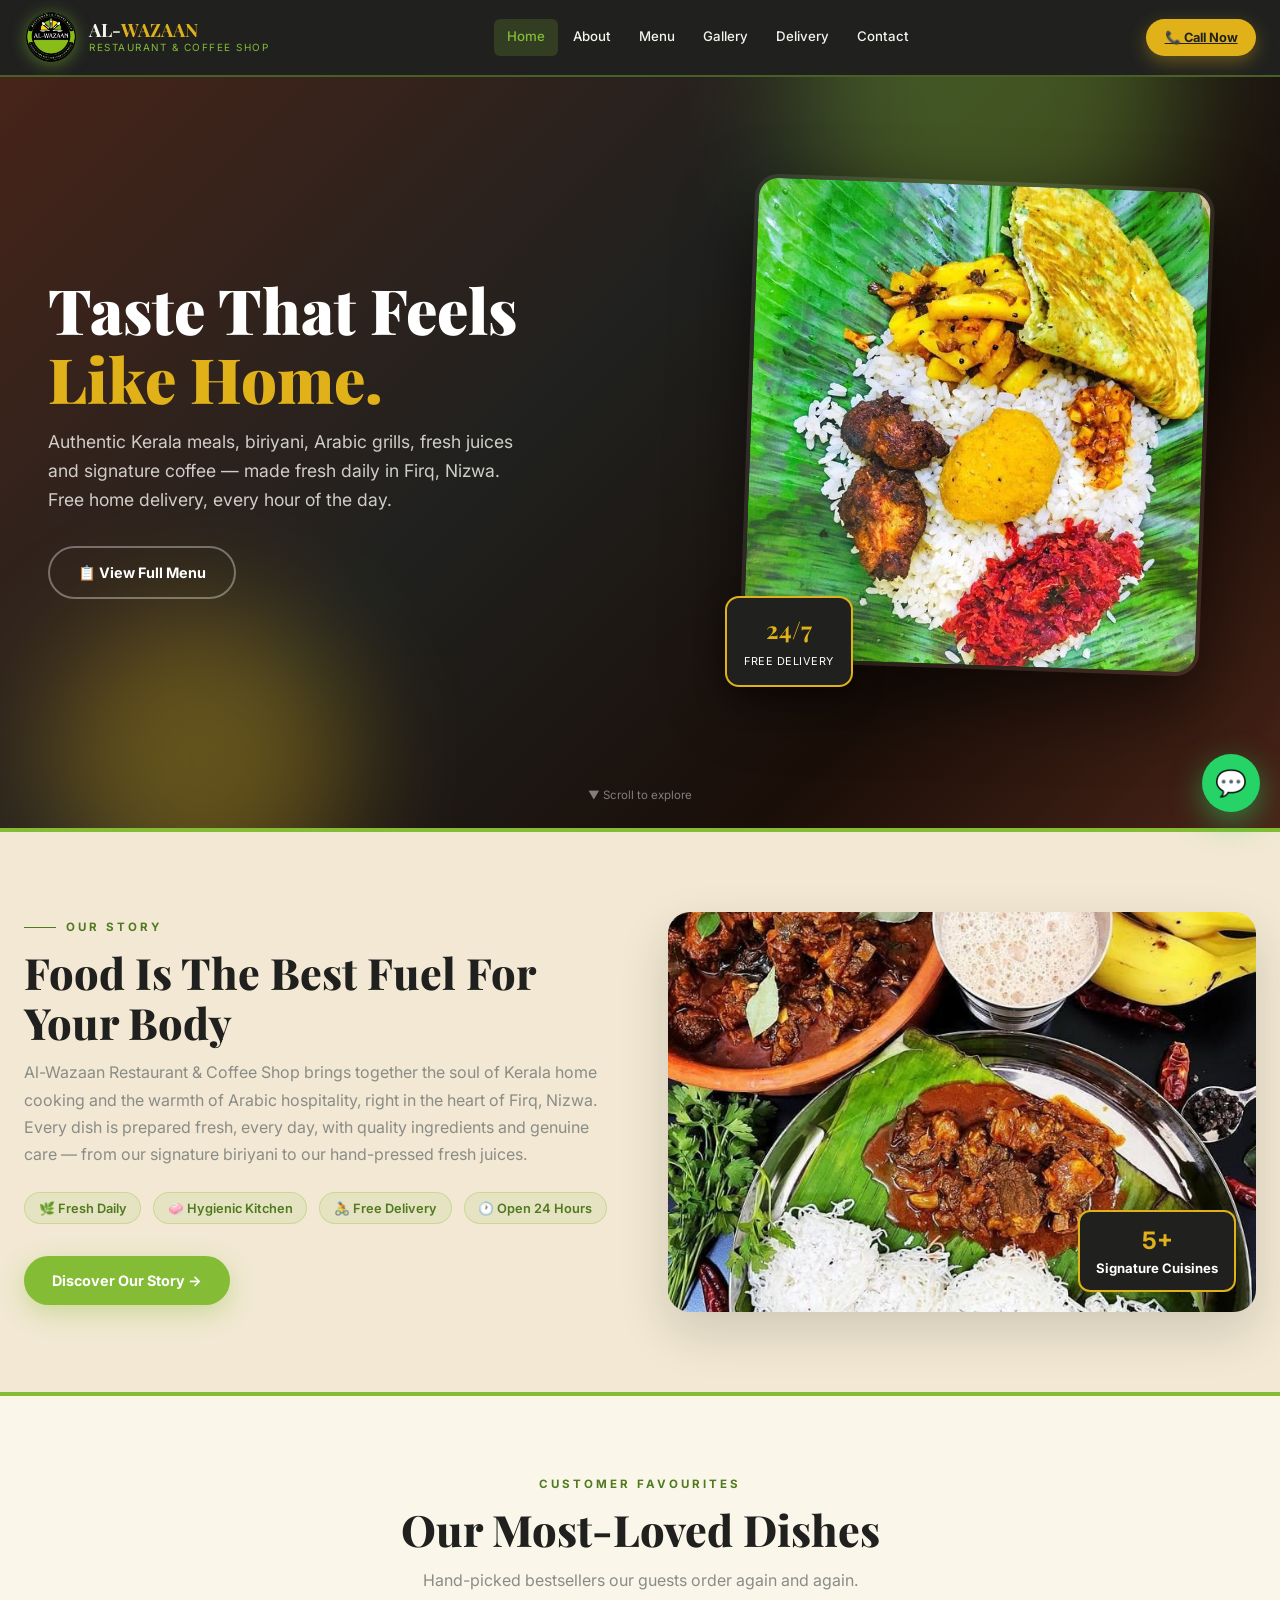
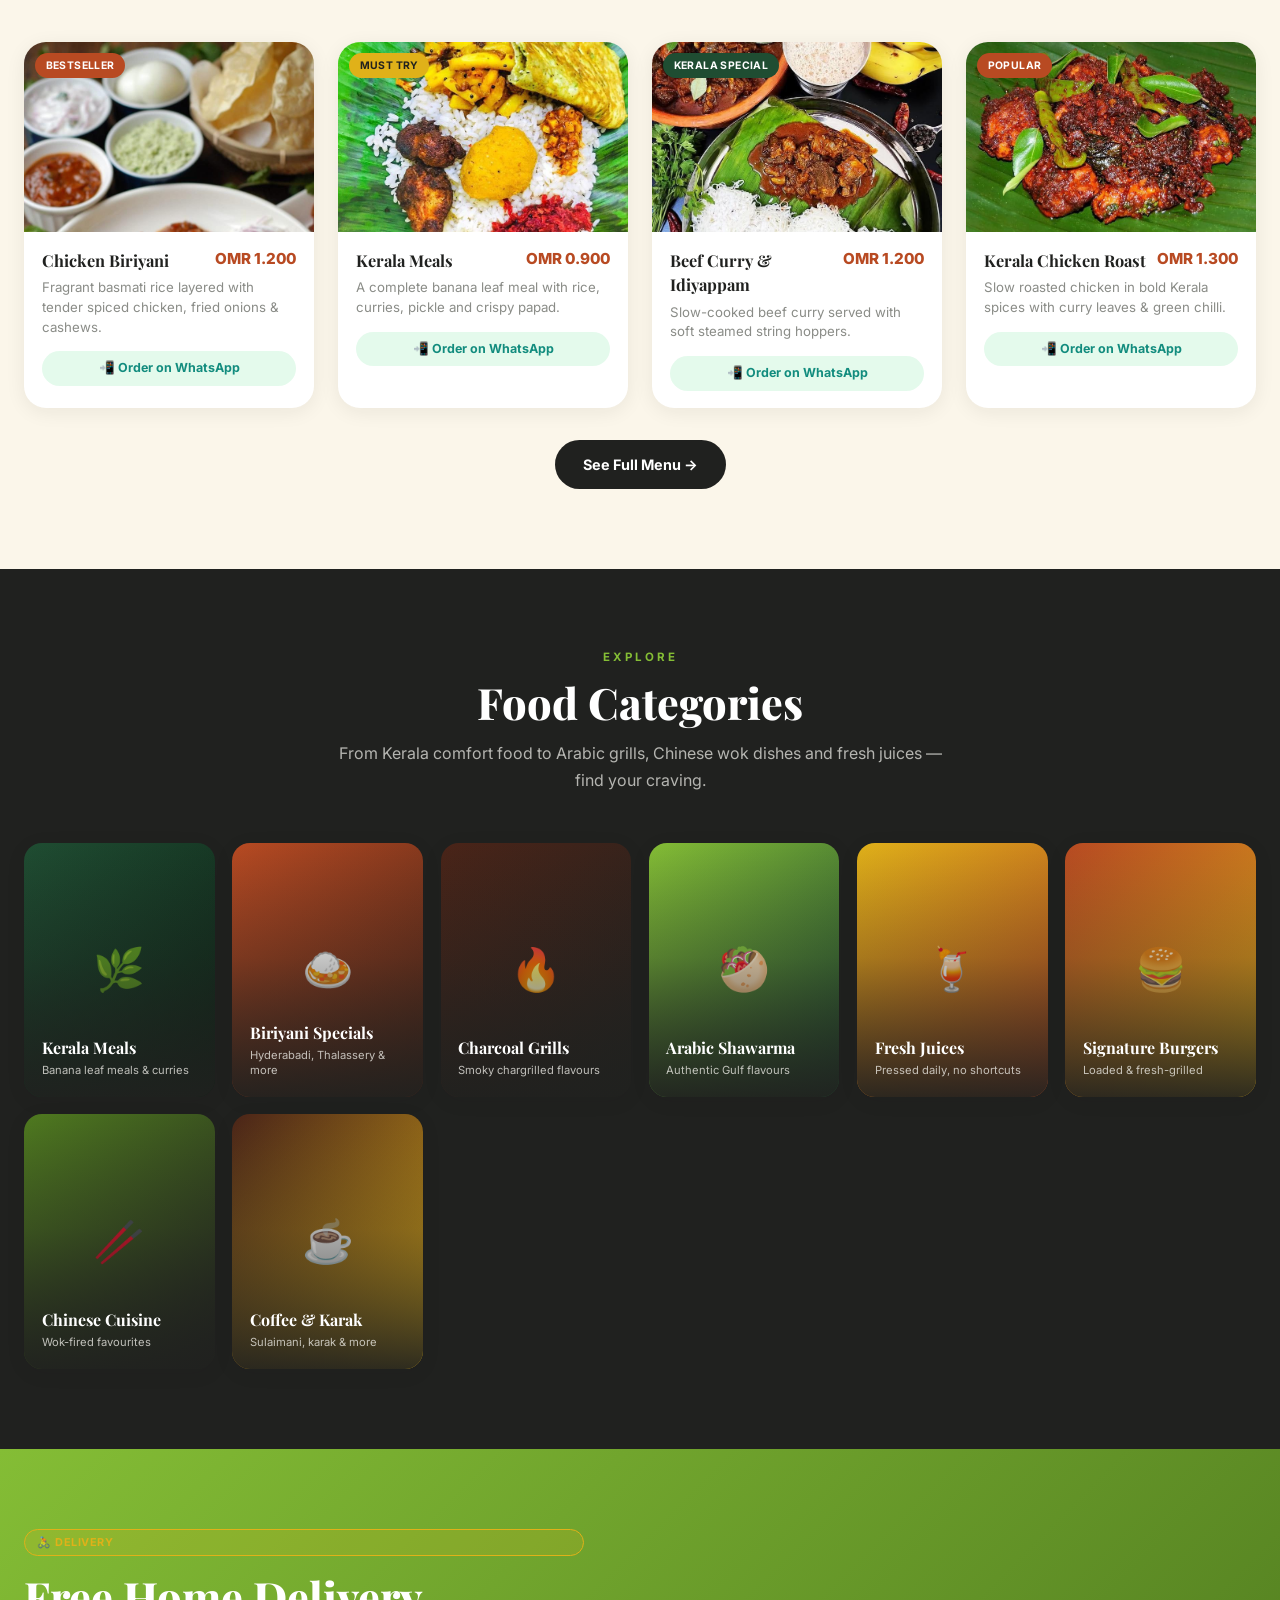
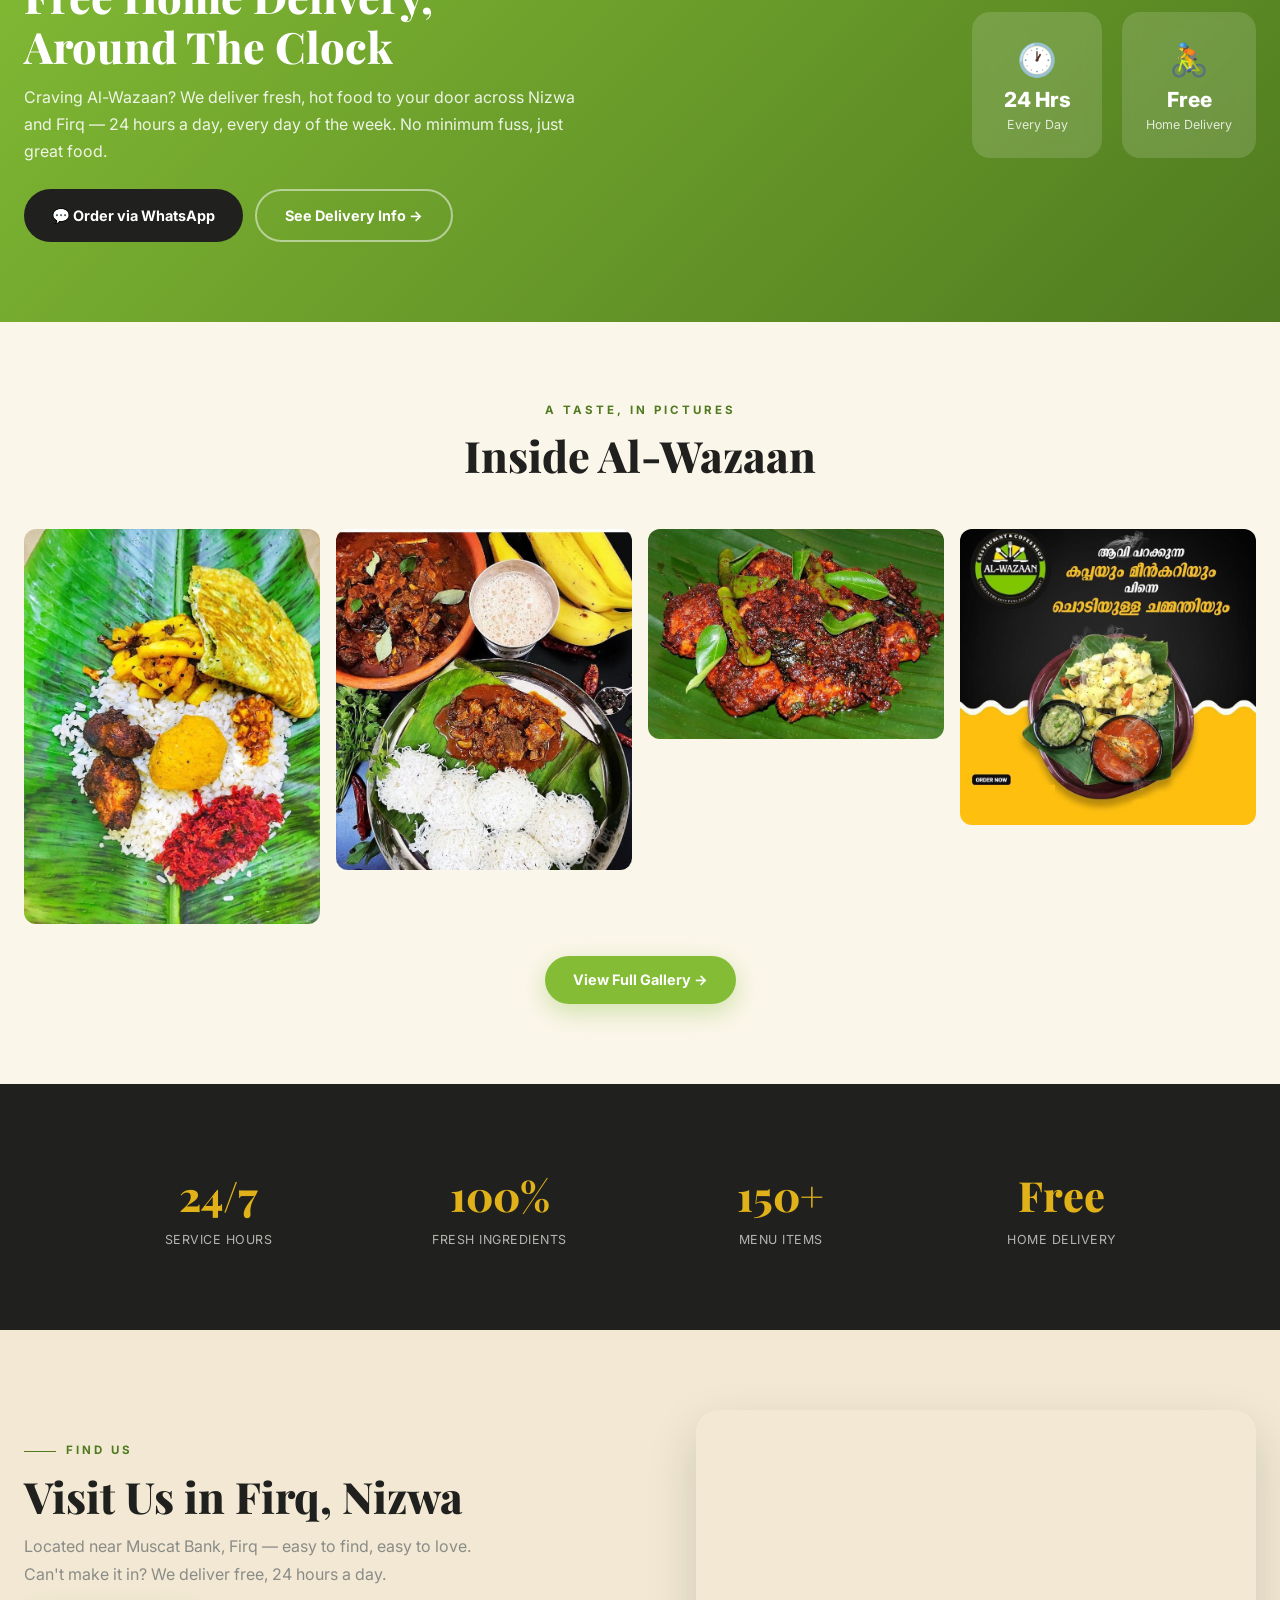
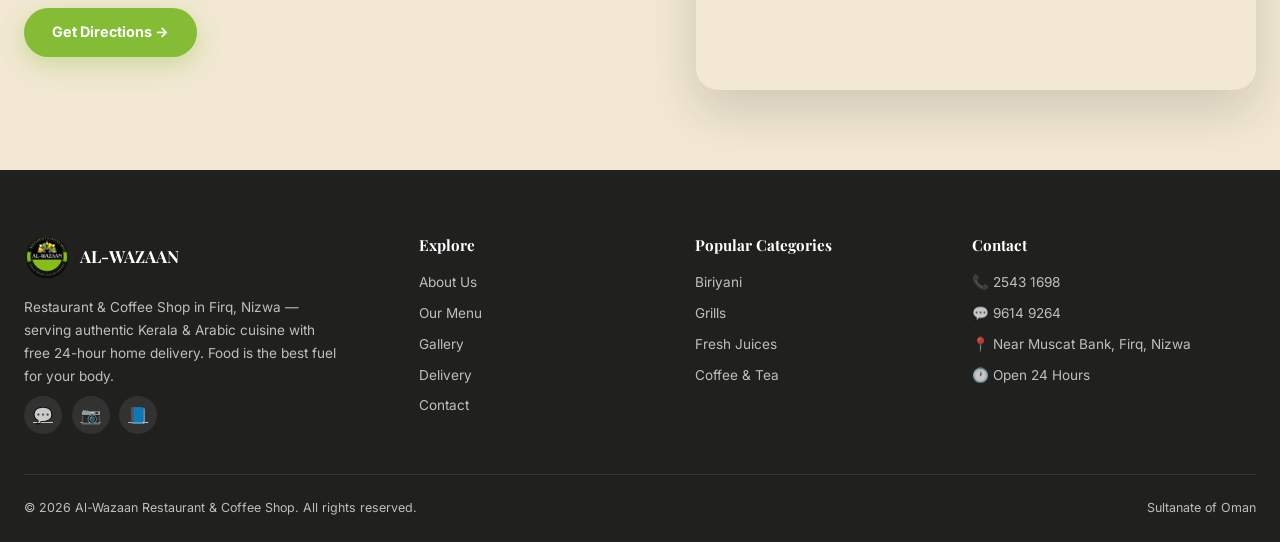
<file: index.html>
<!DOCTYPE html>
<html lang="en">
<head>
<meta charset="UTF-8">
<meta name="viewport" content="width=device-width, initial-scale=1.0">
<title>Al-Wazaan Restaurant & Coffee Shop | Kerala & Arabic Food in Firq, Nizwa, Oman</title>
<meta name="description" content="Al-Wazaan Restaurant & Coffee Shop in Firq, Nizwa, Oman. Authentic Kerala meals, biriyani, grills, Arabic shawarma, fresh juices & coffee. Free home delivery, 24-hour service. Order now on WhatsApp.">
<meta name="keywords" content="Al-Wazaan, restaurant Nizwa, coffee shop Firq Oman, Kerala food Nizwa, biriyani Nizwa, Arabic shawarma Oman, fresh juice Nizwa, free home delivery Oman, 24 hour restaurant Nizwa, Kerala meals Oman, grilled chicken Nizwa, Sultanate of Oman restaurant">
<link rel="canonical" href="https://www.alwazaan-oman.com/">

<!-- Open Graph -->
<meta property="og:type" content="restaurant.menu">
<meta property="og:title" content="Al-Wazaan Restaurant & Coffee Shop — Firq, Nizwa, Oman">
<meta property="og:description" content="Authentic Kerala & Arabic cuisine, biriyani, grills, fresh juices and coffee. Free home delivery, 24-hour service. Food is the best fuel for your body.">
<meta property="og:image" content="assets/img/kerala-meal-leaf.jpg">
<meta property="og:url" content="https://www.alwazaan-oman.com/">
<meta property="og:locale" content="en_OM">
<meta name="twitter:card" content="summary_large_image">
<meta name="twitter:title" content="Al-Wazaan Restaurant & Coffee Shop">
<meta name="twitter:description" content="Kerala & Arabic food, biriyani, grills, fresh juices. Free home delivery in Firq, Nizwa, Oman.">
<meta name="twitter:image" content="assets/img/kerala-meal-leaf.jpg">

<link rel="icon" href="assets/img/logo.png" type="image/png">
<link rel="stylesheet" href="assets/css/main.css">
<link rel="stylesheet" href="assets/css/pages.css">

<script type="application/ld+json">
{
  "@context": "https://schema.org",
  "@type": "Restaurant",
  "name": "Al-Wazaan Restaurant & Coffee Shop",
  "image": "https://www.alwazaan-oman.com/assets/img/kerala-meal-leaf.jpg",
  "logo": "https://www.alwazaan-oman.com/assets/img/logo.png",
  "url": "https://www.alwazaan-oman.com/",
  "telephone": "+96825431698",
  "servesCuisine": ["Kerala", "Indian", "Arabic", "Chinese", "Fast Food"],
  "priceRange": "OMR 0.100 - OMR 5.000",
  "address": {
    "@type": "PostalAddress",
    "streetAddress": "Near Muscat Bank, Firq",
    "addressLocality": "Nizwa",
    "addressCountry": "OM"
  },
  "openingHoursSpecification": {
    "@type": "OpeningHoursSpecification",
    "dayOfWeek": ["Monday","Tuesday","Wednesday","Thursday","Friday","Saturday","Sunday"],
    "opens": "00:00",
    "closes": "23:59"
  },
  "menu": "https://www.alwazaan-oman.com/menu.html",
  "acceptsReservations": "False",
  "sameAs": []
}
</script>
</head>
<body>

<div id="preloader">
  <div class="preloader-logo"><img src="assets/img/logo.png" alt="Al-Wazaan logo loading"></div>
  <div class="preloader-text">AL-<em>WAZAAN</em></div>
  <div class="preloader-bar"><div class="preloader-bar-inner"></div></div>
</div>

<header id="site-header">
  <div class="header-inner">
    <a href="index.html" class="logo-wrap">
      <div class="logo-icon"><img src="assets/img/logo.png" alt="Al-Wazaan Restaurant and Coffee Shop logo"></div>
      <div>
        <div class="logo-text-name">AL-<em>WAZAAN</em></div>
        <div class="logo-text-sub">Restaurant &amp; Coffee Shop</div>
      </div>
    </a>
    <nav class="main-nav">
      <a href="index.html" class="active">Home</a>
      <a href="about.html">About</a>
      <a href="menu.html">Menu</a>
      <a href="gallery.html">Gallery</a>
      <a href="delivery.html">Delivery</a>
      <a href="contact.html">Contact</a>
    </nav>
    <a href="tel:+96825431698" class="header-cta">📞 Call Now</a>
    <button class="hamburger" id="hamburger" aria-label="Open menu"><span></span><span></span><span></span></button>
  </div>
  <div class="mobile-nav" id="mobileNav">
    <a href="index.html" class="active">Home</a>
    <a href="about.html">About</a>
    <a href="menu.html">Menu</a>
    <a href="gallery.html">Gallery</a>
    <a href="delivery.html">Delivery</a>
    <a href="contact.html">Contact</a>
    <a href="tel:+96825431698" style="color:var(--color-gold);">📞 2543 1698</a>
    <a href="https://wa.me/96896149264" target="_blank" rel="noopener" style="color:#25D366;">💬 WhatsApp Order</a>
  </div>
</header>

<!-- ============ HERO ============ -->
<section class="hero" style="padding-bottom:3rem;">
  <div class="hero-glow g1"></div>
  <div class="hero-glow g2"></div>
  <div class="hero-content">
    <div class="hero-badges">
      <!-- <span class="badge">⭐ Restaurant &amp; Coffee Shop</span>
      <span class="badge gold">🕐 24-Hour Service</span> -->
    </div>
    <h1>Taste That Feels<em>Like Home.</em></h1>
    <p class="hero-sub">Authentic Kerala meals, biriyani, Arabic grills, fresh juices and signature coffee — made fresh daily in Firq, Nizwa. Free home delivery, every hour of the day.</p>
    <div class="hero-actions">
      <!-- <a href="https://wa.me/96896149264" target="_blank" rel="noopener" class="btn btn-primary">💬 Order on WhatsApp</a>
      <a href="tel:+96825431698" class="btn btn-gold">📞 Call Now</a> -->
      <a href="menu.html" class="btn btn-outline">📋 View Full Menu</a>
    </div>
  </div>
  <div class="hero-photo-stack">
    <div class="hero-photo-main">
      <img src="assets/img/kerala-meal-leaf.jpg" alt="Traditional Kerala meal served on banana leaf at Al-Wazaan Nizwa" loading="eager">
    </div>
    <div class="hero-photo-badge"><strong>24/7</strong><span>Free Delivery</span></div>
  </div>
  <div class="scroll-hint">▼ Scroll to explore</div>
</section>

<!-- ============ INTRO ============ -->
<section class="about-strip">
  <div class="section-inner about-grid">
    <div class="reveal">
      <div class="section-label">Our Story</div>
      <h2 class="section-title">Food Is The Best Fuel For Your Body</h2>
      <p class="section-desc" style="margin-bottom:1.5rem;">Al-Wazaan Restaurant &amp; Coffee Shop brings together the soul of Kerala home cooking and the warmth of Arabic hospitality, right in the heart of Firq, Nizwa. Every dish is prepared fresh, every day, with quality ingredients and genuine care — from our signature biriyani to our hand-pressed fresh juices.</p>
      <div class="flex-wrap-gap">
        <span class="tag">🌿 Fresh Daily</span>
        <span class="tag">🧼 Hygienic Kitchen</span>
        <span class="tag">🚴 Free Delivery</span>
        <span class="tag">🕐 Open 24 Hours</span>
      </div>
      <div class="mt-2"><a href="about.html" class="btn btn-green">Discover Our Story →</a></div>
    </div>
    <div class="about-img-wrap reveal">
      <img src="assets/img/beef-curry-idiyappam.jpg" alt="Beef curry with idiyappam and Sulaimani tea at Al-Wazaan Nizwa" loading="lazy">
      <div class="about-img-badge"><strong>5+</strong>Signature Cuisines</div>
    </div>
  </div>
</section>

<!-- ============ POPULAR DISHES ============ -->
<section style="background:var(--color-cream);">
  <div class="section-inner">
    <div class="section-header center reveal">
      <div class="section-label">Customer Favourites</div>
      <h2 class="section-title">Our Most-Loved Dishes</h2>
      <p class="section-desc">Hand-picked bestsellers our guests order again and again.</p>
    </div>
    <div class="food-grid reveal">
      <div class="food-card">
        <div class="food-card-img"><span class="food-badge popular">Bestseller</span><img src="assets/img/biriyani-plate-clean.jpg" alt="Chicken Biriyani served with raita, pickle and papad at Al-Wazaan" loading="lazy" style="object-position: top;"></div>
        <div class="food-card-body">
          <div class="food-card-top"><span class="food-card-name">Chicken Biriyani</span><span class="food-card-price">OMR 1.200</span></div>
          <div class="food-card-desc">Fragrant basmati rice layered with tender spiced chicken, fried onions &amp; cashews.</div>
          <a class="food-card-order" target="_blank" rel="noopener" href="https://wa.me/96896149264?text=Hello%20Al-Wazaan!%20I%20would%20like%20to%20order%3A%20Chicken%20Biriyani">📲 Order on WhatsApp</a>
        </div>
      </div>
      <div class="food-card">
        <div class="food-card-img"><span class="food-badge must">Must Try</span><img src="assets/img/kerala-meal-leaf.jpg" alt="Kerala meal on banana leaf at Al-Wazaan" loading="lazy"></div>
        <div class="food-card-body">
          <div class="food-card-top"><span class="food-card-name">Kerala Meals</span><span class="food-card-price">OMR 0.900</span></div>
          <div class="food-card-desc">A complete banana leaf meal with rice, curries, pickle and crispy papad.</div>
          <a class="food-card-order" target="_blank" rel="noopener" href="https://wa.me/96896149264?text=Hello%20Al-Wazaan!%20I%20would%20like%20to%20order%3A%20Kerala%20Meals">📲 Order on WhatsApp</a>
        </div>
      </div>
      <div class="food-card">
        <div class="food-card-img"><span class="food-badge kerala">Kerala Special</span><img src="assets/img/beef-curry-idiyappam.jpg" alt="Beef curry with idiyappam at Al-Wazaan" loading="lazy"></div>
        <div class="food-card-body">
          <div class="food-card-top"><span class="food-card-name">Beef Curry &amp; Idiyappam</span><span class="food-card-price">OMR 1.200</span></div>
          <div class="food-card-desc">Slow-cooked beef curry served with soft steamed string hoppers.</div>
          <a class="food-card-order" target="_blank" rel="noopener" href="https://wa.me/96896149264?text=Hello%20Al-Wazaan!%20I%20would%20like%20to%20order%3A%20Beef%20Curry%20%26%20Idiyappam">📲 Order on WhatsApp</a>
        </div>
      </div>
      <div class="food-card">
        <div class="food-card-img"><span class="food-badge popular">Popular</span><img src="assets/img/chicken-roast-leaf.jpg" alt="Spicy Kerala chicken roast at Al-Wazaan" loading="lazy"></div>
        <div class="food-card-body">
          <div class="food-card-top"><span class="food-card-name">Kerala Chicken Roast</span><span class="food-card-price">OMR 1.300</span></div>
          <div class="food-card-desc">Slow roasted chicken in bold Kerala spices with curry leaves &amp; green chilli.</div>
          <a class="food-card-order" target="_blank" rel="noopener" href="https://wa.me/96896149264?text=Hello%20Al-Wazaan!%20I%20would%20like%20to%20order%3A%20Kerala%20Chicken%20Roast">📲 Order on WhatsApp</a>
        </div>
      </div>
    </div>
    <div class="center-text mt-2"><a href="menu.html" class="btn btn-dark">See Full Menu →</a></div>
  </div>
</section>

<!-- ============ FOOD CATEGORIES ============ -->
<section style="background:var(--color-charcoal);" class="on-dark">
  <div class="section-inner">
    <div class="section-header center reveal">
      <div class="section-label">Explore</div>
      <h2 class="section-title">Food Categories</h2>
      <p class="section-desc">From Kerala comfort food to Arabic grills, Chinese wok dishes and fresh juices — find your craving.</p>
    </div>
    <div class="cat-grid reveal">
      <a href="menu.html#cat-kerala-meals" class="cat-card"><div class="cat-card-bg" style="background:linear-gradient(135deg,#1F4D32,#0c1f14);">🌿</div><div class="cat-card-overlay"><div class="cat-name">Kerala Meals</div><div class="cat-desc">Banana leaf meals &amp; curries</div></div></a>
      <a href="menu.html#cat-biriyani" class="cat-card"><div class="cat-card-bg" style="background:linear-gradient(135deg,#B84A22,#4A2418);">🍛</div><div class="cat-card-overlay"><div class="cat-name">Biriyani Specials</div><div class="cat-desc">Hyderabadi, Thalassery &amp; more</div></div></a>
      <a href="menu.html#cat-grilled" class="cat-card"><div class="cat-card-bg" style="background:linear-gradient(135deg,#4A2418,#20211f);">🔥</div><div class="cat-card-overlay"><div class="cat-name">Charcoal Grills</div><div class="cat-desc">Smoky chargrilled flavours</div></div></a>
      <a href="menu.html#cat-arabic-plates" class="cat-card"><div class="cat-card-bg" style="background:linear-gradient(135deg,#84BD35,#1F4D32);">🥙</div><div class="cat-card-overlay"><div class="cat-name">Arabic Shawarma</div><div class="cat-desc">Authentic Gulf flavours</div></div></a>
      <a href="menu.html#cat-juice" class="cat-card"><div class="cat-card-bg" style="background:linear-gradient(135deg,#E0B119,#B84A22);">🍹</div><div class="cat-card-overlay"><div class="cat-name">Fresh Juices</div><div class="cat-desc">Pressed daily, no shortcuts</div></div></a>
      <a href="menu.html#cat-fresh-burger" class="cat-card"><div class="cat-card-bg" style="background:linear-gradient(135deg,#B84A22,#E0B119);">🍔</div><div class="cat-card-overlay"><div class="cat-name">Signature Burgers</div><div class="cat-desc">Loaded &amp; fresh-grilled</div></div></a>
      <a href="menu.html#cat-chinese" class="cat-card"><div class="cat-card-bg" style="background:linear-gradient(135deg,#4f7a1f,#20211f);">🥢</div><div class="cat-card-overlay"><div class="cat-name">Chinese Cuisine</div><div class="cat-desc">Wok-fired favourites</div></div></a>
      <a href="menu.html#cat-hot-drinks" class="cat-card"><div class="cat-card-bg" style="background:linear-gradient(135deg,#4A2418,#E0B119);">☕</div><div class="cat-card-overlay"><div class="cat-name">Coffee &amp; Karak</div><div class="cat-desc">Sulaimani, karak &amp; more</div></div></a>
    </div>
  </div>
</section>

<!-- ============ DELIVERY HIGHLIGHT ============ -->
<section style="background:linear-gradient(135deg, var(--color-logo-green), var(--color-deep-green)); position:relative; overflow:hidden;">
  <div class="section-inner" style="display:flex; flex-wrap:wrap; align-items:center; justify-content:space-between; gap:2rem;">
    <div class="reveal" style="color:#fff; max-width:560px;">
      <div class="badge gold" style="margin-bottom:1rem;">🚴 Delivery</div>
      <h2 class="section-title" style="color:#fff;">Free Home Delivery, Around The Clock</h2>
      <p style="color:rgba(255,255,255,0.88); line-height:1.7; margin-bottom:1.5rem;">Craving Al-Wazaan? We deliver fresh, hot food to your door across Nizwa and Firq — 24 hours a day, every day of the week. No minimum fuss, just great food.</p>
      <div class="hero-actions">
        <a href="https://wa.me/96896149264" target="_blank" rel="noopener" class="btn btn-dark">💬 Order via WhatsApp</a>
        <a href="delivery.html" class="btn btn-outline" style="border-color:rgba(255,255,255,0.5);">See Delivery Info →</a>
      </div>
    </div>
    <div class="reveal" style="display:flex; gap:1.25rem; flex-wrap:wrap;">
      <div style="background:rgba(255,255,255,0.15); backdrop-filter:blur(8px); border-radius:18px; padding:1.5rem; text-align:center; min-width:130px;">
        <div style="font-size:2rem;">🕐</div>
        <div style="color:#fff; font-weight:800; font-size:1.3rem;">24 Hrs</div>
        <div style="color:rgba(255,255,255,0.8); font-size:0.78rem;">Every Day</div>
      </div>
      <div style="background:rgba(255,255,255,0.15); backdrop-filter:blur(8px); border-radius:18px; padding:1.5rem; text-align:center; min-width:130px;">
        <div style="font-size:2rem;">🚴</div>
        <div style="color:#fff; font-weight:800; font-size:1.3rem;">Free</div>
        <div style="color:rgba(255,255,255,0.8); font-size:0.78rem;">Home Delivery</div>
      </div>
    </div>
  </div>
</section>

<!-- ============ GALLERY PREVIEW ============ -->
<section style="background:var(--color-cream);">
  <div class="section-inner">
    <div class="section-header center reveal">
      <div class="section-label">A Taste, In Pictures</div>
      <h2 class="section-title">Inside Al-Wazaan</h2>
    </div>
    <div class="gallery-masonry reveal">
      <div class="gallery-masonry-item"><img src="assets/img/kerala-meal-leaf.jpg" alt="Kerala meal" loading="lazy"></div>
      <div class="gallery-masonry-item"><img src="assets/img/beef-curry-idiyappam.jpg" alt="Beef curry idiyappam" loading="lazy"></div>
      <div class="gallery-masonry-item"><img src="assets/img/chicken-roast-leaf.jpg" alt="Chicken roast" loading="lazy"></div>
      <div class="gallery-masonry-item"><img src="assets/img/promo-kappa-fish.jpg" alt="Kappa and fish curry" loading="lazy"></div>
    </div>
    <div class="center-text mt-2"><a href="gallery.html" class="btn btn-green">View Full Gallery →</a></div>
  </div>
</section>

<!-- ============ TRUST / STATS ============ -->
<section style="background:var(--color-charcoal);" class="on-dark">
  <div class="section-inner">
    <div class="stats-bar reveal">
      <div class="stat-item"><div class="stat-num">24/7</div><div class="stat-label">Service Hours</div></div>
      <div class="stat-item"><div class="stat-num">100%</div><div class="stat-label">Fresh Ingredients</div></div>
      <div class="stat-item"><div class="stat-num">150+</div><div class="stat-label">Menu Items</div></div>
      <div class="stat-item"><div class="stat-num">Free</div><div class="stat-label">Home Delivery</div></div>
    </div>
  </div>
</section>

<!-- ============ LOCATION PREVIEW ============ -->
<section style="background:var(--color-cream-deep);">
  <div class="section-inner" style="display:flex; flex-wrap:wrap; gap:2rem; align-items:center; justify-content:space-between;">
    <div class="reveal" style="max-width:480px;">
      <div class="section-label">Find Us</div>
      <h2 class="section-title">Visit Us in Firq, Nizwa</h2>
      <p class="section-desc" style="margin-bottom:1.25rem;">Located near Muscat Bank, Firq — easy to find, easy to love. Can't make it in? We deliver free, 24 hours a day.</p>
      <a href="contact.html" class="btn btn-green">Get Directions →</a>
    </div>
    <div style="flex:1; min-width:280px; max-width:560px; border-radius:var(--radius-lg); overflow:hidden; box-shadow:var(--shadow-lift);" class="reveal">
      <iframe src="https://maps.google.com/maps?q=Muscat+Bank+Firq+Nizwa+Oman&t=&z=14&ie=UTF8&iwloc=&output=embed" width="100%" height="280" style="border:0; display:block;" loading="lazy" referrerpolicy="no-referrer-when-downgrade" title="Al-Wazaan location map near Muscat Bank, Firq, Nizwa"></iframe>
    </div>
  </div>
</section>

<!-- ============ FOOTER ============ -->
<footer id="site-footer">
  <div class="footer-grid">
    <div>
      <div class="footer-logo"><img src="assets/img/logo.png" alt="Al-Wazaan logo"><span class="footer-logo-text">AL-WAZAAN</span></div>
      <p class="footer-desc">Restaurant &amp; Coffee Shop in Firq, Nizwa — serving authentic Kerala &amp; Arabic cuisine with free 24-hour home delivery. Food is the best fuel for your body.</p>
      <div class="footer-social">
        <a href="https://wa.me/96896149264" target="_blank" rel="noopener" aria-label="WhatsApp">💬</a>
        <a href="#" aria-label="Instagram">📷</a>
        <a href="#" aria-label="Facebook">📘</a>
      </div>
    </div>
    <div class="footer-col">
      <h4>Explore</h4>
      <a href="about.html">About Us</a>
      <a href="menu.html">Our Menu</a>
      <a href="gallery.html">Gallery</a>
      <a href="delivery.html">Delivery</a>
      <a href="contact.html">Contact</a>
    </div>
    <div class="footer-col">
      <h4>Popular Categories</h4>
      <a href="menu.html#cat-biriyani">Biriyani</a>
      <a href="menu.html#cat-grilled">Grills</a>
      <a href="menu.html#cat-juice">Fresh Juices</a>
      <a href="menu.html#cat-hot-drinks">Coffee &amp; Tea</a>
    </div>
    <div class="footer-col">
      <h4>Contact</h4>
      <a href="tel:+96825431698">📞 2543 1698</a>
      <a href="https://wa.me/96896149264" target="_blank" rel="noopener">💬 9614 9264</a>
      <a href="contact.html">📍 Near Muscat Bank, Firq, Nizwa</a>
      <a href="#">🕐 Open 24 Hours</a>
    </div>
  </div>
  <div class="footer-bottom">
    <span>© 2026 Al-Wazaan Restaurant &amp; Coffee Shop. All rights reserved.</span>
    <span>Sultanate of Oman</span>
  </div>
</footer>

<a href="https://wa.me/96896149264" target="_blank" rel="noopener" class="wa-float" aria-label="Order on WhatsApp">💬</a>
<div class="mobile-bar">
  <div class="mobile-bar-inner">
    <a href="index.html" class="active"><span class="mb-icon">🏠</span>Home</a>
    <a href="menu.html"><span class="mb-icon">📋</span>Menu</a>
    <a href="tel:+96825431698"><span class="mb-icon">📞</span>Call</a>
    <a href="https://wa.me/96896149264" target="_blank" rel="noopener"><span class="mb-icon">💬</span>WhatsApp</a>
  </div>
</div>
<div class="toast" id="toast"></div>

<script src="assets/js/main.js"></script>
</body>
</html>
</file>
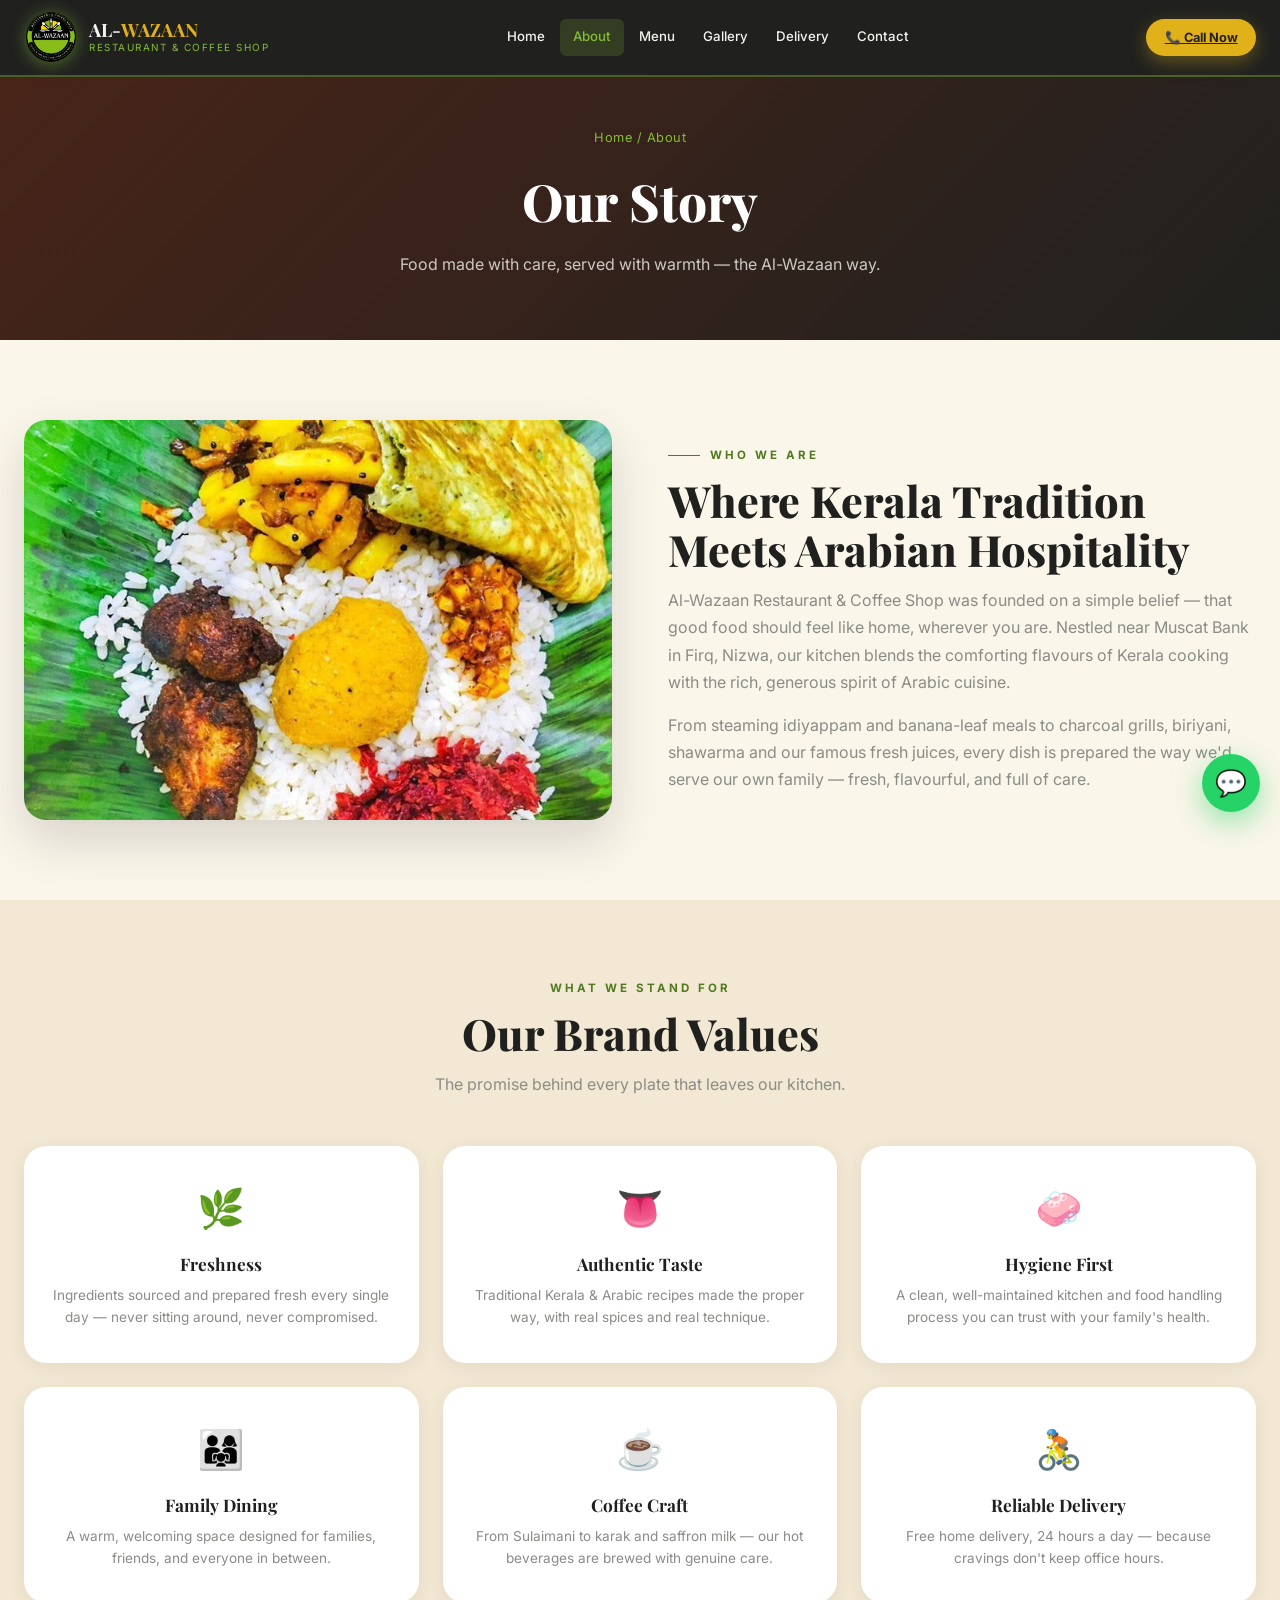
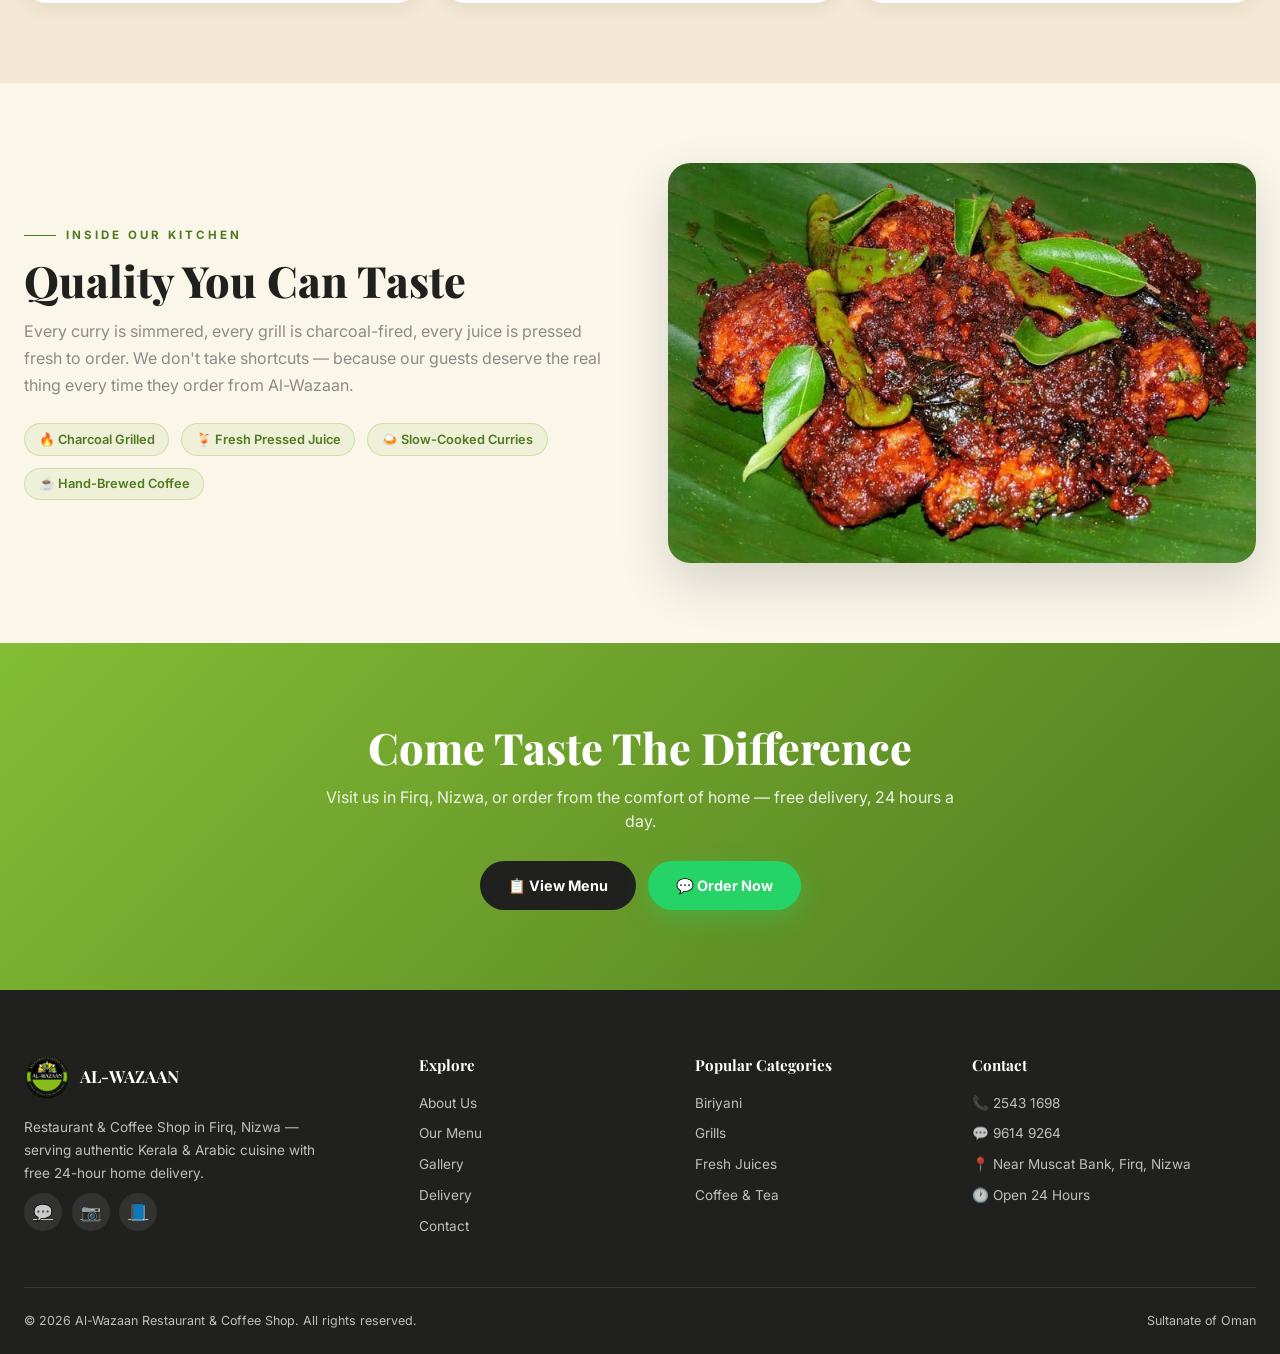
<file: about.html>
<!DOCTYPE html>
<html lang="en">
<head>
<meta charset="UTF-8">
<meta name="viewport" content="width=device-width, initial-scale=1.0">
<title>About Al-Wazaan | Our Story — Restaurant & Coffee Shop in Nizwa, Oman</title>
<meta name="description" content="Learn the story behind Al-Wazaan Restaurant & Coffee Shop in Firq, Nizwa. Our commitment to fresh ingredients, hygiene, and authentic Kerala & Arabic flavours.">
<meta name="keywords" content="Al-Wazaan story, about Al-Wazaan, restaurant Nizwa about, Kerala coffee shop Oman, family restaurant Firq">
<link rel="canonical" href="https://www.alwazaan-oman.com/about.html">
<meta property="og:title" content="About Al-Wazaan Restaurant & Coffee Shop">
<meta property="og:description" content="The story, values and people behind Al-Wazaan in Firq, Nizwa, Oman.">
<meta property="og:image" content="assets/img/kerala-meal-leaf.jpg">
<meta property="og:type" content="website">
<link rel="icon" href="assets/img/logo.png" type="image/png">
<link rel="stylesheet" href="assets/css/main.css">
<link rel="stylesheet" href="assets/css/pages.css">
</head>
<body>

<div id="preloader">
  <div class="preloader-logo"><img src="assets/img/logo.png" alt="Al-Wazaan logo loading"></div>
  <div class="preloader-text">AL-<em>WAZAAN</em></div>
  <div class="preloader-bar"><div class="preloader-bar-inner"></div></div>
</div>

<header id="site-header">
  <div class="header-inner">
    <a href="index.html" class="logo-wrap">
      <div class="logo-icon"><img src="assets/img/logo.png" alt="Al-Wazaan Restaurant and Coffee Shop logo"></div>
      <div><div class="logo-text-name">AL-<em>WAZAAN</em></div><div class="logo-text-sub">Restaurant &amp; Coffee Shop</div></div>
    </a>
    <nav class="main-nav">
      <a href="index.html">Home</a>
      <a href="about.html" class="active">About</a>
      <a href="menu.html">Menu</a>
      <a href="gallery.html">Gallery</a>
      <a href="delivery.html">Delivery</a>
      <a href="contact.html">Contact</a>
    </nav>
    <a href="tel:+96825431698" class="header-cta">📞 Call Now</a>
    <button class="hamburger" id="hamburger" aria-label="Open menu"><span></span><span></span><span></span></button>
  </div>
  <div class="mobile-nav" id="mobileNav">
    <a href="index.html">Home</a>
    <a href="about.html" class="active">About</a>
    <a href="menu.html">Menu</a>
    <a href="gallery.html">Gallery</a>
    <a href="delivery.html">Delivery</a>
    <a href="contact.html">Contact</a>
    <a href="tel:+96825431698" style="color:var(--color-gold);">📞 2543 1698</a>
    <a href="https://wa.me/96896149264" target="_blank" rel="noopener" style="color:#25D366;">💬 WhatsApp Order</a>
  </div>
</header>

<section class="page-hero" style="background:linear-gradient(135deg, var(--color-roasted-brown), var(--color-charcoal));">
  <div class="breadcrumb"><a href="index.html">Home</a> / About</div>
  <h1>Our Story</h1>
  <p>Food made with care, served with warmth — the Al-Wazaan way.</p>
</section>

<section style="background:var(--color-cream);">
  <div class="section-inner about-grid">
    <div class="about-img-wrap reveal">
      <img src="assets/img/kerala-meal-leaf.jpg" alt="Traditional Kerala banana leaf meal prepared at Al-Wazaan" loading="lazy">
    </div>
    <div class="reveal">
      <div class="section-label">Who We Are</div>
      <h2 class="section-title">Where Kerala Tradition Meets Arabian Hospitality</h2>
      <p class="section-desc" style="margin-bottom:1rem;">Al-Wazaan Restaurant &amp; Coffee Shop was founded on a simple belief — that good food should feel like home, wherever you are. Nestled near Muscat Bank in Firq, Nizwa, our kitchen blends the comforting flavours of Kerala cooking with the rich, generous spirit of Arabic cuisine.</p>
      <p class="section-desc">From steaming idiyappam and banana-leaf meals to charcoal grills, biriyani, shawarma and our famous fresh juices, every dish is prepared the way we'd serve our own family — fresh, flavourful, and full of care.</p>
    </div>
  </div>
</section>

<section style="background:var(--color-cream-deep);">
  <div class="section-inner">
    <div class="section-header center reveal">
      <div class="section-label">What We Stand For</div>
      <h2 class="section-title">Our Brand Values</h2>
      <p class="section-desc">The promise behind every plate that leaves our kitchen.</p>
    </div>
    <div class="values-grid reveal">
      <div class="value-card"><span class="value-icon">🌿</span><h3>Freshness</h3><p>Ingredients sourced and prepared fresh every single day — never sitting around, never compromised.</p></div>
      <div class="value-card"><span class="value-icon">👅</span><h3>Authentic Taste</h3><p>Traditional Kerala &amp; Arabic recipes made the proper way, with real spices and real technique.</p></div>
      <div class="value-card"><span class="value-icon">🧼</span><h3>Hygiene First</h3><p>A clean, well-maintained kitchen and food handling process you can trust with your family's health.</p></div>
      <div class="value-card"><span class="value-icon">👨‍👩‍👧</span><h3>Family Dining</h3><p>A warm, welcoming space designed for families, friends, and everyone in between.</p></div>
      <div class="value-card"><span class="value-icon">☕</span><h3>Coffee Craft</h3><p>From Sulaimani to karak and saffron milk — our hot beverages are brewed with genuine care.</p></div>
      <div class="value-card"><span class="value-icon">🚴</span><h3>Reliable Delivery</h3><p>Free home delivery, 24 hours a day — because cravings don't keep office hours.</p></div>
    </div>
  </div>
</section>

<section style="background:var(--color-cream);">
  <div class="section-inner about-grid">
    <div class="reveal">
      <div class="section-label">Inside Our Kitchen</div>
      <h2 class="section-title">Quality You Can Taste</h2>
      <p class="section-desc" style="margin-bottom:1.5rem;">Every curry is simmered, every grill is charcoal-fired, every juice is pressed fresh to order. We don't take shortcuts — because our guests deserve the real thing every time they order from Al-Wazaan.</p>
      <div class="flex-wrap-gap">
        <span class="tag">🔥 Charcoal Grilled</span>
        <span class="tag">🍹 Fresh Pressed Juice</span>
        <span class="tag">🍛 Slow-Cooked Curries</span>
        <span class="tag">☕ Hand-Brewed Coffee</span>
      </div>
    </div>
    <div class="about-img-wrap reveal">
      <img src="assets/img/chicken-roast-leaf.jpg" alt="Spicy Kerala chicken roast prepared at Al-Wazaan" loading="lazy">
    </div>
  </div>
</section>

<section style="background:linear-gradient(135deg, var(--color-logo-green), var(--color-deep-green)); text-align:center;">
  <div class="section-inner reveal" style="max-width:640px;">
    <h2 class="section-title" style="color:#fff;">Come Taste The Difference</h2>
    <p style="color:rgba(255,255,255,0.88); margin-bottom:1.75rem;">Visit us in Firq, Nizwa, or order from the comfort of home — free delivery, 24 hours a day.</p>
    <div class="hero-actions" style="justify-content:center;">
      <a href="menu.html" class="btn btn-dark">📋 View Menu</a>
      <a href="https://wa.me/96896149264" target="_blank" rel="noopener" class="btn btn-primary">💬 Order Now</a>
    </div>
  </div>
</section>

<footer id="site-footer">
  <div class="footer-grid">
    <div>
      <div class="footer-logo"><img src="assets/img/logo.png" alt="Al-Wazaan logo"><span class="footer-logo-text">AL-WAZAAN</span></div>
      <p class="footer-desc">Restaurant &amp; Coffee Shop in Firq, Nizwa — serving authentic Kerala &amp; Arabic cuisine with free 24-hour home delivery.</p>
      <div class="footer-social">
        <a href="https://wa.me/96896149264" target="_blank" rel="noopener" aria-label="WhatsApp">💬</a>
        <a href="#" aria-label="Instagram">📷</a>
        <a href="#" aria-label="Facebook">📘</a>
      </div>
    </div>
    <div class="footer-col"><h4>Explore</h4><a href="about.html">About Us</a><a href="menu.html">Our Menu</a><a href="gallery.html">Gallery</a><a href="delivery.html">Delivery</a><a href="contact.html">Contact</a></div>
    <div class="footer-col"><h4>Popular Categories</h4><a href="menu.html#cat-biriyani">Biriyani</a><a href="menu.html#cat-grilled">Grills</a><a href="menu.html#cat-juice">Fresh Juices</a><a href="menu.html#cat-hot-drinks">Coffee &amp; Tea</a></div>
    <div class="footer-col"><h4>Contact</h4><a href="tel:+96825431698">📞 2543 1698</a><a href="https://wa.me/96896149264" target="_blank" rel="noopener">💬 9614 9264</a><a href="contact.html">📍 Near Muscat Bank, Firq, Nizwa</a><a href="#">🕐 Open 24 Hours</a></div>
  </div>
  <div class="footer-bottom"><span>© 2026 Al-Wazaan Restaurant &amp; Coffee Shop. All rights reserved.</span><span>Sultanate of Oman</span></div>
</footer>

<a href="https://wa.me/96896149264" target="_blank" rel="noopener" class="wa-float" aria-label="Order on WhatsApp">💬</a>
<div class="mobile-bar">
  <div class="mobile-bar-inner">
    <a href="index.html"><span class="mb-icon">🏠</span>Home</a>
    <a href="menu.html"><span class="mb-icon">📋</span>Menu</a>
    <a href="tel:+96825431698"><span class="mb-icon">📞</span>Call</a>
    <a href="https://wa.me/96896149264" target="_blank" rel="noopener"><span class="mb-icon">💬</span>WhatsApp</a>
  </div>
</div>
<div class="toast" id="toast"></div>
<script src="assets/js/main.js"></script>
</body>
</html>
</file>
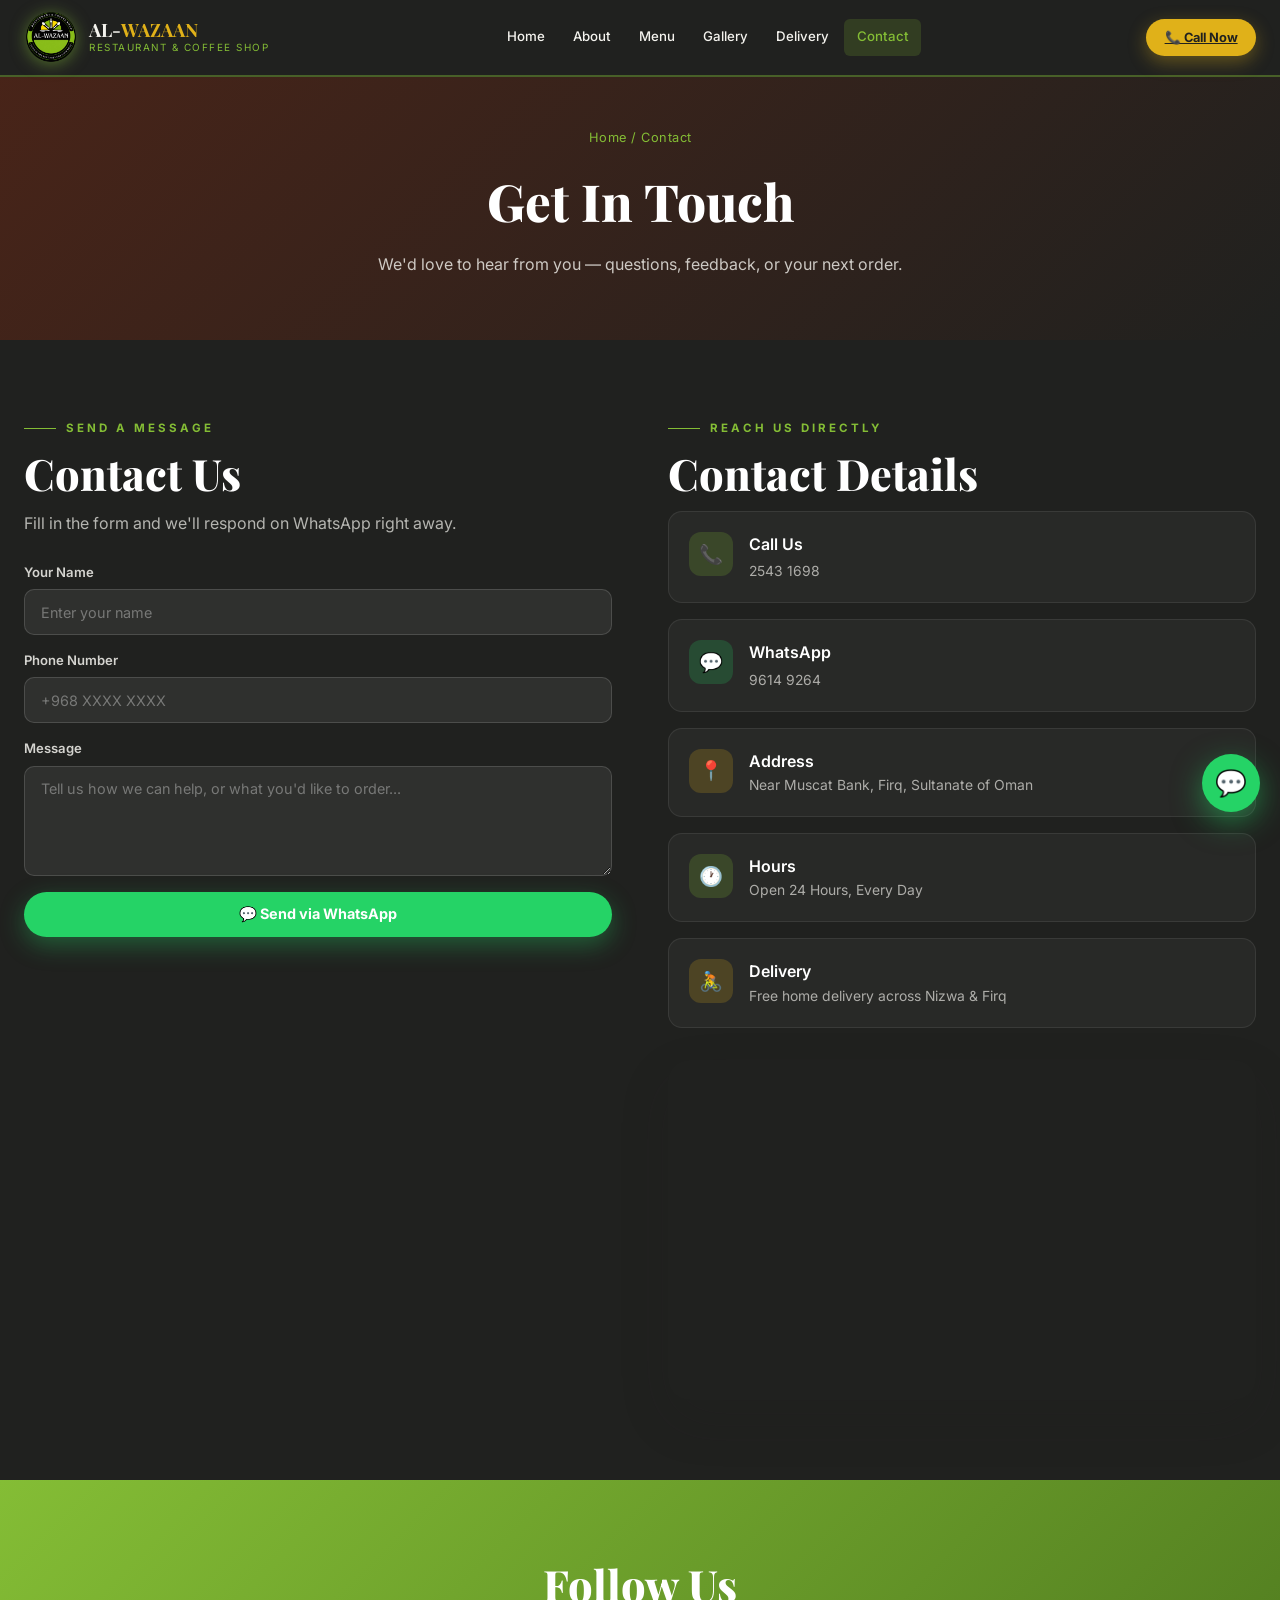
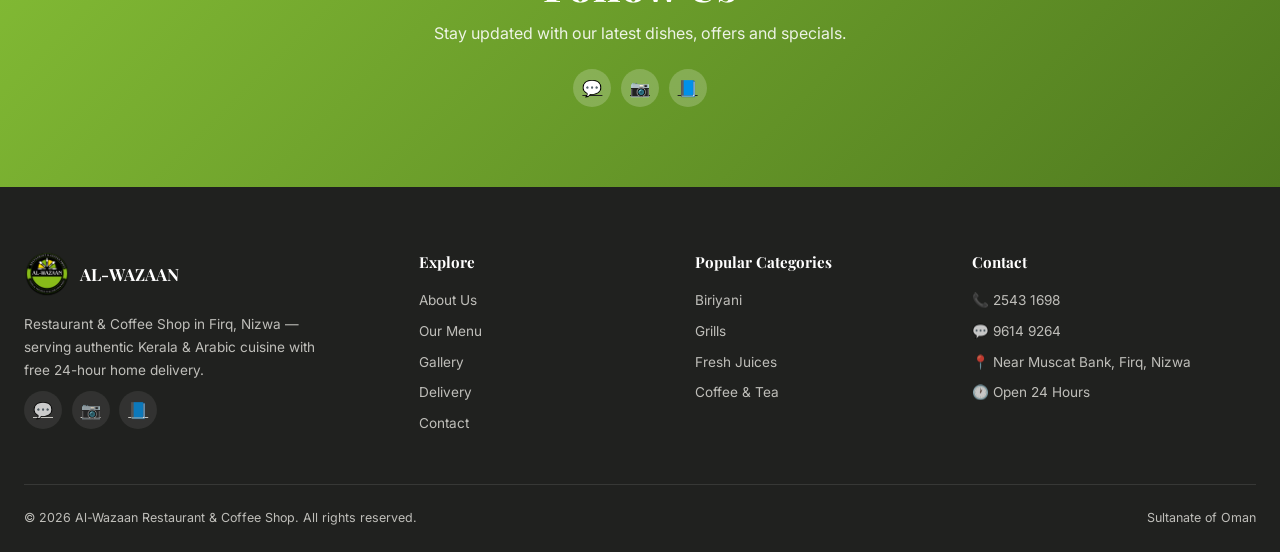
<file: contact.html>
<!DOCTYPE html>
<html lang="en">
<head>
<meta charset="UTF-8">
<meta name="viewport" content="width=device-width, initial-scale=1.0">
<title>Contact Al-Wazaan | Restaurant & Coffee Shop, Firq, Nizwa, Oman</title>
<meta name="description" content="Contact Al-Wazaan Restaurant & Coffee Shop in Firq, Nizwa. Call 2543 1698 or WhatsApp 9614 9264. Find our location near Muscat Bank, Firq, Sultanate of Oman.">
<meta name="keywords" content="Al-Wazaan contact, Al-Wazaan phone number, Al-Wazaan location Nizwa, restaurant Firq address, Al-Wazaan WhatsApp">
<link rel="canonical" href="https://www.alwazaan-oman.com/contact.html">
<meta property="og:title" content="Contact Al-Wazaan Restaurant & Coffee Shop">
<meta property="og:description" content="Call, WhatsApp, or visit us near Muscat Bank, Firq, Nizwa, Oman.">
<meta property="og:type" content="website">
<link rel="icon" href="assets/img/logo.png" type="image/png">
<link rel="stylesheet" href="assets/css/main.css">
<link rel="stylesheet" href="assets/css/pages.css">
</head>
<body>

<div id="preloader">
  <div class="preloader-logo"><img src="assets/img/logo.png" alt="Al-Wazaan logo loading"></div>
  <div class="preloader-text">AL-<em>WAZAAN</em></div>
  <div class="preloader-bar"><div class="preloader-bar-inner"></div></div>
</div>

<header id="site-header">
  <div class="header-inner">
    <a href="index.html" class="logo-wrap">
      <div class="logo-icon"><img src="assets/img/logo.png" alt="Al-Wazaan Restaurant and Coffee Shop logo"></div>
      <div><div class="logo-text-name">AL-<em>WAZAAN</em></div><div class="logo-text-sub">Restaurant &amp; Coffee Shop</div></div>
    </a>
    <nav class="main-nav">
      <a href="index.html">Home</a>
      <a href="about.html">About</a>
      <a href="menu.html">Menu</a>
      <a href="gallery.html">Gallery</a>
      <a href="delivery.html">Delivery</a>
      <a href="contact.html" class="active">Contact</a>
    </nav>
    <a href="tel:+96825431698" class="header-cta">📞 Call Now</a>
    <button class="hamburger" id="hamburger" aria-label="Open menu"><span></span><span></span><span></span></button>
  </div>
  <div class="mobile-nav" id="mobileNav">
    <a href="index.html">Home</a>
    <a href="about.html">About</a>
    <a href="menu.html">Menu</a>
    <a href="gallery.html">Gallery</a>
    <a href="delivery.html">Delivery</a>
    <a href="contact.html" class="active">Contact</a>
    <a href="tel:+96825431698" style="color:var(--color-gold);">📞 2543 1698</a>
    <a href="https://wa.me/96896149264" target="_blank" rel="noopener" style="color:#25D366;">💬 WhatsApp Order</a>
  </div>
</header>

<section class="page-hero" style="background:linear-gradient(135deg, var(--color-roasted-brown), var(--color-charcoal));">
  <div class="breadcrumb"><a href="index.html">Home</a> / Contact</div>
  <h1>Get In Touch</h1>
  <p>We'd love to hear from you — questions, feedback, or your next order.</p>
</section>

<section style="background:var(--color-charcoal); color:#fff;">
  <div class="section-inner contact-grid">
    <div class="reveal">
      <div class="section-label" style="color:var(--color-logo-green);">Send A Message</div>
      <h2 class="section-title" style="color:#fff;">Contact Us</h2>
      <p style="color:rgba(244,243,238,0.7); margin-bottom:1.75rem;">Fill in the form and we'll respond on WhatsApp right away.</p>
      <form class="contact-form" onsubmit="return handleContactForm(event)">
        <div class="form-group">
          <label for="name">Your Name</label>
          <input type="text" id="name" name="name" placeholder="Enter your name" required>
        </div>
        <div class="form-group">
          <label for="phone">Phone Number</label>
          <input type="tel" id="phone" name="phone" placeholder="+968 XXXX XXXX" required>
        </div>
        <div class="form-group">
          <label for="message">Message</label>
          <textarea id="message" name="message" placeholder="Tell us how we can help, or what you'd like to order..." required></textarea>
        </div>
        <button type="submit" class="btn btn-primary" style="justify-content:center;">💬 Send via WhatsApp</button>
      </form>
    </div>

    <div class="reveal">
      <div class="section-label" style="color:var(--color-logo-green);">Reach Us Directly</div>
      <h2 class="section-title" style="color:#fff;">Contact Details</h2>

      <div class="contact-info-item">
        <div class="ci-icon green">📞</div>
        <div class="ci-text"><strong>Call Us</strong><a href="tel:+96825431698">2543 1698</a></div>
      </div>
      <div class="contact-info-item">
        <div class="ci-icon wa">💬</div>
        <div class="ci-text"><strong>WhatsApp</strong><a href="https://wa.me/96896149264" target="_blank" rel="noopener">9614 9264</a></div>
      </div>
      <div class="contact-info-item">
        <div class="ci-icon gold">📍</div>
        <div class="ci-text"><strong>Address</strong><p>Near Muscat Bank, Firq, Sultanate of Oman</p></div>
      </div>
      <div class="contact-info-item">
        <div class="ci-icon green">🕐</div>
        <div class="ci-text"><strong>Hours</strong><p>Open 24 Hours, Every Day</p></div>
      </div>
      <div class="contact-info-item">
        <div class="ci-icon gold">🚴</div>
        <div class="ci-text"><strong>Delivery</strong><p>Free home delivery across Nizwa &amp; Firq</p></div>
      </div>

      <div class="map-wrap">
        <iframe src="https://maps.google.com/maps?q=Muscat+Bank+Firq+Nizwa+Oman&t=&z=15&ie=UTF8&iwloc=&output=embed" loading="lazy" referrerpolicy="no-referrer-when-downgrade" title="Al-Wazaan location map"></iframe>
      </div>
    </div>
  </div>
</section>

<section style="background:linear-gradient(135deg, var(--color-logo-green), var(--color-deep-green)); text-align:center;">
  <div class="section-inner reveal" style="max-width:600px;">
    <h2 class="section-title" style="color:#fff;">Follow Us</h2>
    <p style="color:rgba(255,255,255,0.88); margin-bottom:1.5rem;">Stay updated with our latest dishes, offers and specials.</p>
    <div class="footer-social" style="justify-content:center;">
      <a href="https://wa.me/96896149264" target="_blank" rel="noopener" aria-label="WhatsApp" style="background:rgba(255,255,255,0.2);">💬</a>
      <a href="#" aria-label="Instagram" style="background:rgba(255,255,255,0.2);">📷</a>
      <a href="#" aria-label="Facebook" style="background:rgba(255,255,255,0.2);">📘</a>
    </div>
  </div>
</section>

<footer id="site-footer">
  <div class="footer-grid">
    <div>
      <div class="footer-logo"><img src="assets/img/logo.png" alt="Al-Wazaan logo"><span class="footer-logo-text">AL-WAZAAN</span></div>
      <p class="footer-desc">Restaurant &amp; Coffee Shop in Firq, Nizwa — serving authentic Kerala &amp; Arabic cuisine with free 24-hour home delivery.</p>
      <div class="footer-social">
        <a href="https://wa.me/96896149264" target="_blank" rel="noopener" aria-label="WhatsApp">💬</a>
        <a href="#" aria-label="Instagram">📷</a>
        <a href="#" aria-label="Facebook">📘</a>
      </div>
    </div>
    <div class="footer-col"><h4>Explore</h4><a href="about.html">About Us</a><a href="menu.html">Our Menu</a><a href="gallery.html">Gallery</a><a href="delivery.html">Delivery</a><a href="contact.html">Contact</a></div>
    <div class="footer-col"><h4>Popular Categories</h4><a href="menu.html#cat-biriyani">Biriyani</a><a href="menu.html#cat-grilled">Grills</a><a href="menu.html#cat-juice">Fresh Juices</a><a href="menu.html#cat-hot-drinks">Coffee &amp; Tea</a></div>
    <div class="footer-col"><h4>Contact</h4><a href="tel:+96825431698">📞 2543 1698</a><a href="https://wa.me/96896149264" target="_blank" rel="noopener">💬 9614 9264</a><a href="contact.html">📍 Near Muscat Bank, Firq, Nizwa</a><a href="#">🕐 Open 24 Hours</a></div>
  </div>
  <div class="footer-bottom"><span>© 2026 Al-Wazaan Restaurant &amp; Coffee Shop. All rights reserved.</span><span>Sultanate of Oman</span></div>
</footer>

<a href="https://wa.me/96896149264" target="_blank" rel="noopener" class="wa-float" aria-label="Order on WhatsApp">💬</a>
<div class="mobile-bar">
  <div class="mobile-bar-inner">
    <a href="index.html"><span class="mb-icon">🏠</span>Home</a>
    <a href="menu.html"><span class="mb-icon">📋</span>Menu</a>
    <a href="tel:+96825431698"><span class="mb-icon">📞</span>Call</a>
    <a href="https://wa.me/96896149264" target="_blank" rel="noopener"><span class="mb-icon">💬</span>WhatsApp</a>
  </div>
</div>
<div class="toast" id="toast"></div>
<script src="assets/js/main.js"></script>
</body>
</html>
</file>
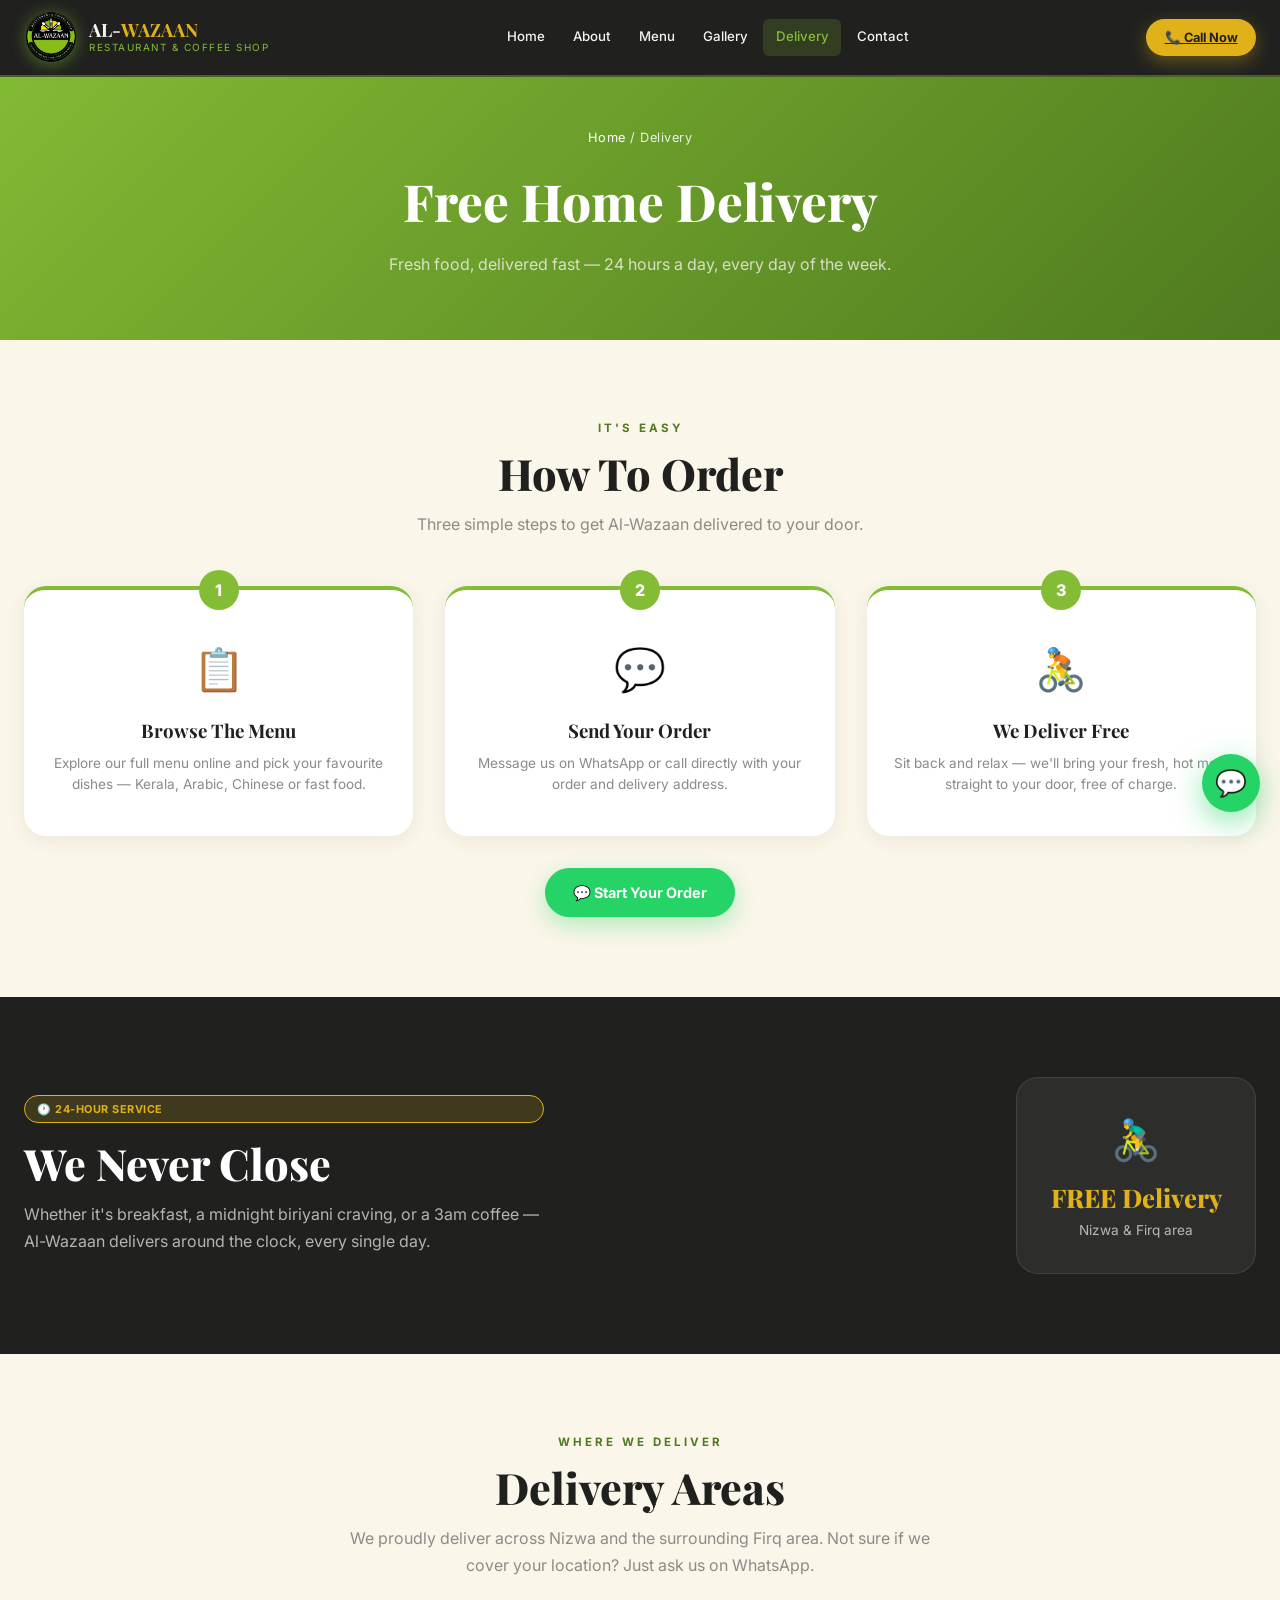
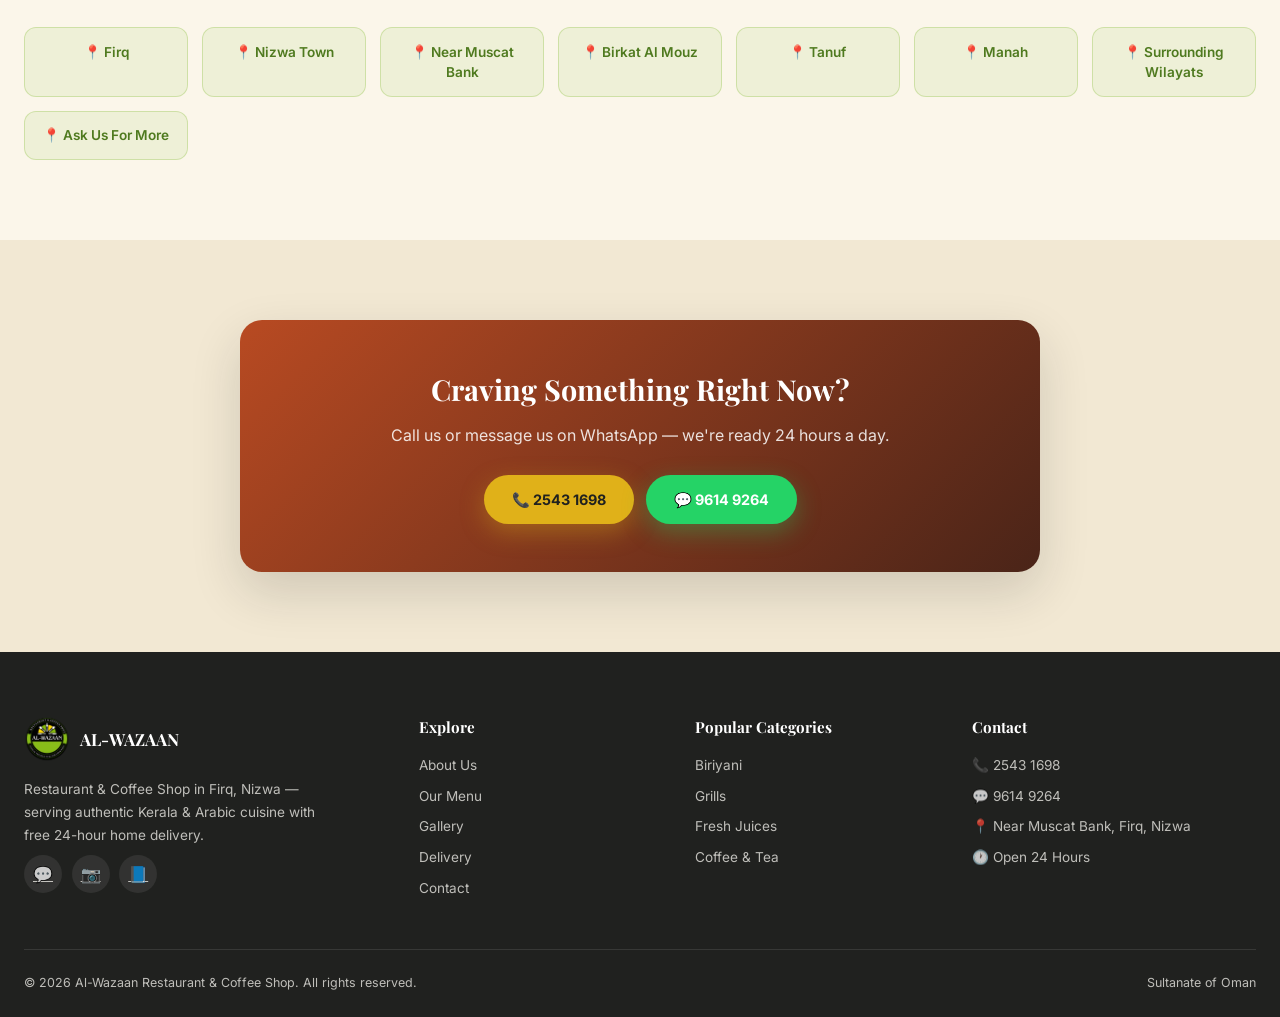
<file: delivery.html>
<!DOCTYPE html>
<html lang="en">
<head>
<meta charset="UTF-8">
<meta name="viewport" content="width=device-width, initial-scale=1.0">
<title>Delivery | Al-Wazaan Restaurant — Free 24-Hour Home Delivery in Nizwa, Oman</title>
<meta name="description" content="Al-Wazaan offers free home delivery, 24 hours a day, across Nizwa and Firq, Oman. Order easily by phone or WhatsApp — fast, fresh, and reliable.">
<meta name="keywords" content="Al-Wazaan delivery, free delivery Nizwa, 24 hour food delivery Oman, order food Firq, WhatsApp order Nizwa">
<link rel="canonical" href="https://www.alwazaan-oman.com/delivery.html">
<meta property="og:title" content="Al-Wazaan Delivery — Free 24-Hour Service">
<meta property="og:description" content="Free home delivery across Nizwa and Firq, 24 hours a day. Order by phone or WhatsApp.">
<meta property="og:image" content="assets/img/beef-curry-idiyappam.jpg">
<meta property="og:type" content="website">
<link rel="icon" href="assets/img/logo.png" type="image/png">
<link rel="stylesheet" href="assets/css/main.css">
<link rel="stylesheet" href="assets/css/pages.css">
</head>
<body>

<div id="preloader">
  <div class="preloader-logo"><img src="assets/img/logo.png" alt="Al-Wazaan logo loading"></div>
  <div class="preloader-text">AL-<em>WAZAAN</em></div>
  <div class="preloader-bar"><div class="preloader-bar-inner"></div></div>
</div>

<header id="site-header">
  <div class="header-inner">
    <a href="index.html" class="logo-wrap">
      <div class="logo-icon"><img src="assets/img/logo.png" alt="Al-Wazaan Restaurant and Coffee Shop logo"></div>
      <div><div class="logo-text-name">AL-<em>WAZAAN</em></div><div class="logo-text-sub">Restaurant &amp; Coffee Shop</div></div>
    </a>
    <nav class="main-nav">
      <a href="index.html">Home</a>
      <a href="about.html">About</a>
      <a href="menu.html">Menu</a>
      <a href="gallery.html">Gallery</a>
      <a href="delivery.html" class="active">Delivery</a>
      <a href="contact.html">Contact</a>
    </nav>
    <a href="tel:+96825431698" class="header-cta">📞 Call Now</a>
    <button class="hamburger" id="hamburger" aria-label="Open menu"><span></span><span></span><span></span></button>
  </div>
  <div class="mobile-nav" id="mobileNav">
    <a href="index.html">Home</a>
    <a href="about.html">About</a>
    <a href="menu.html">Menu</a>
    <a href="gallery.html">Gallery</a>
    <a href="delivery.html" class="active">Delivery</a>
    <a href="contact.html">Contact</a>
    <a href="tel:+96825431698" style="color:var(--color-gold);">📞 2543 1698</a>
    <a href="https://wa.me/96896149264" target="_blank" rel="noopener" style="color:#25D366;">💬 WhatsApp Order</a>
  </div>
</header>

<section class="page-hero" style="background:linear-gradient(135deg, var(--color-logo-green), var(--color-deep-green));">
  <div class="breadcrumb" style="color:rgba(255,255,255,0.85);"><a href="index.html" style="color:#fff;">Home</a> / Delivery</div>
  <h1>Free Home Delivery</h1>
  <p>Fresh food, delivered fast — 24 hours a day, every day of the week.</p>
</section>

<!-- How to order -->
<section style="background:var(--color-cream);">
  <div class="section-inner">
    <div class="section-header center reveal">
      <div class="section-label">It's Easy</div>
      <h2 class="section-title">How To Order</h2>
      <p class="section-desc">Three simple steps to get Al-Wazaan delivered to your door.</p>
    </div>
    <div class="steps-grid reveal">
      <div class="step-card">
        <div class="step-num">1</div>
        <span class="step-icon">📋</span>
        <h3>Browse The Menu</h3>
        <p>Explore our full menu online and pick your favourite dishes — Kerala, Arabic, Chinese or fast food.</p>
      </div>
      <div class="step-card">
        <div class="step-num">2</div>
        <span class="step-icon">💬</span>
        <h3>Send Your Order</h3>
        <p>Message us on WhatsApp or call directly with your order and delivery address.</p>
      </div>
      <div class="step-card">
        <div class="step-num">3</div>
        <span class="step-icon">🚴</span>
        <h3>We Deliver Free</h3>
        <p>Sit back and relax — we'll bring your fresh, hot meal straight to your door, free of charge.</p>
      </div>
    </div>
    <div class="center-text mt-2">
      <a href="https://wa.me/96896149264" target="_blank" rel="noopener" class="btn btn-primary">💬 Start Your Order</a>
    </div>
  </div>
</section>

<!-- Delivery highlight -->
<section style="background:var(--color-charcoal);" class="on-dark">
  <div class="section-inner" style="display:flex; flex-wrap:wrap; gap:2rem; align-items:center; justify-content:space-between;">
    <div class="reveal" style="max-width:520px;">
      <div class="badge gold" style="margin-bottom:1rem;">🕐 24-Hour Service</div>
      <h2 class="section-title">We Never Close</h2>
      <p class="section-desc">Whether it's breakfast, a midnight biriyani craving, or a 3am coffee — Al-Wazaan delivers around the clock, every single day.</p>
    </div>
    <div class="reveal" style="background:rgba(255,255,255,0.06); border:1px solid rgba(255,255,255,0.1); border-radius:var(--radius-lg); padding:2rem; text-align:center; min-width:240px;">
      <div style="font-size:2.5rem;">🚴‍♂️</div>
      <div style="font-family:var(--font-display); font-size:1.6rem; font-weight:800; color:var(--color-gold); margin-top:0.5rem;">FREE Delivery</div>
      <div style="color:rgba(244,243,238,0.7); font-size:0.85rem; margin-top:0.25rem;">Nizwa &amp; Firq area</div>
    </div>
  </div>
</section>

<!-- Delivery areas -->
<section style="background:var(--color-cream);">
  <div class="section-inner">
    <div class="section-header center reveal">
      <div class="section-label">Where We Deliver</div>
      <h2 class="section-title">Delivery Areas</h2>
      <p class="section-desc">We proudly deliver across Nizwa and the surrounding Firq area. Not sure if we cover your location? Just ask us on WhatsApp.</p>
    </div>
    <div class="areas-grid reveal">
      <div class="area-chip">📍 Firq</div>
      <div class="area-chip">📍 Nizwa Town</div>
      <div class="area-chip">📍 Near Muscat Bank</div>
      <div class="area-chip">📍 Birkat Al Mouz</div>
      <div class="area-chip">📍 Tanuf</div>
      <div class="area-chip">📍 Manah</div>
      <div class="area-chip">📍 Surrounding Wilayats</div>
      <div class="area-chip">📍 Ask Us For More</div>
    </div>
  </div>
</section>

<!-- CTA -->
<section style="background:var(--color-cream-deep);">
  <div class="delivery-cta-card reveal">
    <h2>Craving Something Right Now?</h2>
    <p>Call us or message us on WhatsApp — we're ready 24 hours a day.</p>
    <div class="hero-actions" style="justify-content:center;">
      <a href="tel:+96825431698" class="btn btn-gold">📞 2543 1698</a>
      <a href="https://wa.me/96896149264" target="_blank" rel="noopener" class="btn btn-primary">💬 9614 9264</a>
    </div>
  </div>
</section>

<footer id="site-footer">
  <div class="footer-grid">
    <div>
      <div class="footer-logo"><img src="assets/img/logo.png" alt="Al-Wazaan logo"><span class="footer-logo-text">AL-WAZAAN</span></div>
      <p class="footer-desc">Restaurant &amp; Coffee Shop in Firq, Nizwa — serving authentic Kerala &amp; Arabic cuisine with free 24-hour home delivery.</p>
      <div class="footer-social">
        <a href="https://wa.me/96896149264" target="_blank" rel="noopener" aria-label="WhatsApp">💬</a>
        <a href="#" aria-label="Instagram">📷</a>
        <a href="#" aria-label="Facebook">📘</a>
      </div>
    </div>
    <div class="footer-col"><h4>Explore</h4><a href="about.html">About Us</a><a href="menu.html">Our Menu</a><a href="gallery.html">Gallery</a><a href="delivery.html">Delivery</a><a href="contact.html">Contact</a></div>
    <div class="footer-col"><h4>Popular Categories</h4><a href="menu.html#cat-biriyani">Biriyani</a><a href="menu.html#cat-grilled">Grills</a><a href="menu.html#cat-juice">Fresh Juices</a><a href="menu.html#cat-hot-drinks">Coffee &amp; Tea</a></div>
    <div class="footer-col"><h4>Contact</h4><a href="tel:+96825431698">📞 2543 1698</a><a href="https://wa.me/96896149264" target="_blank" rel="noopener">💬 9614 9264</a><a href="contact.html">📍 Near Muscat Bank, Firq, Nizwa</a><a href="#">🕐 Open 24 Hours</a></div>
  </div>
  <div class="footer-bottom"><span>© 2026 Al-Wazaan Restaurant &amp; Coffee Shop. All rights reserved.</span><span>Sultanate of Oman</span></div>
</footer>

<a href="https://wa.me/96896149264" target="_blank" rel="noopener" class="wa-float" aria-label="Order on WhatsApp">💬</a>
<div class="mobile-bar">
  <div class="mobile-bar-inner">
    <a href="index.html"><span class="mb-icon">🏠</span>Home</a>
    <a href="menu.html"><span class="mb-icon">📋</span>Menu</a>
    <a href="tel:+96825431698"><span class="mb-icon">📞</span>Call</a>
    <a href="https://wa.me/96896149264" target="_blank" rel="noopener"><span class="mb-icon">💬</span>WhatsApp</a>
  </div>
</div>
<div class="toast" id="toast"></div>
<script src="assets/js/main.js"></script>
</body>
</html>
</file>
<file: assets/css/main.css>
@import url('https://fonts.googleapis.com/css2?family=Playfair+Display:wght@600;700;800;900&family=Inter:wght@300;400;500;600;700;800&display=swap');

:root {
  --color-charcoal: #20211f;
  --color-logo-green: #84BD35;
  --color-deep-green: #4f7a1f;
  --color-gold: #E0B119;
  --color-soft-white: #F4F3EE;
  --color-grey: #8a8c87;
  --color-burnt-orange: #B84A22;
  --color-roasted-brown: #4A2418;
  --color-dark-green: #1F4D32;
  --color-cream: #FBF6EA;
  --color-cream-deep: #F2E8D3;
  --color-white: #FFFFFF;
  --font-display: 'Playfair Display', serif;
  --font-body: 'Inter', sans-serif;
  --transition: all 0.3s cubic-bezier(0.4, 0, 0.2, 1);
  --shadow-soft: 0 10px 30px rgba(32,33,31,0.08);
  --shadow-card: 0 4px 20px rgba(32,33,31,0.07);
  --shadow-lift: 0 20px 50px rgba(32,33,31,0.16);
  --radius-lg: 22px;
  --radius-md: 14px;
  --radius-sm: 8px;
}

*, *::before, *::after { box-sizing: border-box; margin: 0; padding: 0; }
html { scroll-behavior: smooth; }
body {
  font-family: var(--font-body);
  background: var(--color-cream);
  color: var(--color-charcoal);
  overflow-x: hidden;
  line-height: 1.5;
}
img { max-width: 100%; display: block; }
a { color: inherit; }
ul { list-style: none; }
button { font-family: inherit; }

@media (prefers-reduced-motion: reduce) {
  *, *::before, *::after { animation-duration: 0.001ms !important; transition-duration: 0.001ms !important; }
}

/* ============ PRELOADER ============ */
#preloader {
  position: fixed; inset: 0; background: var(--color-charcoal);
  display: flex; flex-direction: column; align-items: center; justify-content: center;
  z-index: 9999; transition: opacity 0.6s ease, visibility 0.6s ease;
}
#preloader.hidden { opacity: 0; visibility: hidden; pointer-events: none; }
.preloader-logo {
  width: 110px; height: 110px; border-radius: 50%;
  animation: pulseLogo 1.6s ease-in-out infinite; margin-bottom: 1.25rem;
}
.preloader-logo img { width: 100%; height: 100%; object-fit: contain; border-radius: 50%; }
@keyframes pulseLogo {
  0%, 100% { transform: scale(1); filter: drop-shadow(0 0 14px rgba(132,189,53,0.65)); }
  50% { transform: scale(1.06); filter: drop-shadow(0 0 28px rgba(132,189,53,0.95)); }
}
.preloader-text { color: var(--color-soft-white); font-family: var(--font-display); font-size: 1.3rem; letter-spacing: 1px; text-align: center; }
.preloader-text em { color: var(--color-gold); font-style: normal; }
.preloader-bar { width: 170px; height: 3px; background: rgba(255,255,255,0.12); border-radius: 3px; margin-top: 1.25rem; overflow: hidden; }
.preloader-bar-inner { height: 100%; width: 0; background: var(--color-logo-green); border-radius: 3px; animation: loadBar 1.4s ease forwards; }
@keyframes loadBar { to { width: 100%; } }

/* ============ HEADER ============ */
header#site-header {
  position: fixed; top: 0; left: 0; width: 100%; z-index: 1000;
  background: var(--color-charcoal); border-bottom: 2px solid rgba(132,189,53,0.4);
  transition: var(--transition);
}
header#site-header.scrolled { box-shadow: 0 8px 30px rgba(0,0,0,0.35); }
.header-inner {
  max-width: 1300px; margin: 0 auto; padding: 0.65rem 1.5rem;
  display: flex; align-items: center; justify-content: space-between; gap: 1rem;
}
.logo-wrap { display: flex; align-items: center; gap: 0.7rem; text-decoration: none; flex-shrink: 0; }
.logo-icon { width: 54px; height: 54px; flex-shrink: 0; }
.logo-icon img { width: 100%; height: 100%; object-fit: contain; filter: drop-shadow(0 2px 8px rgba(132,189,53,0.5)); }
.logo-text-name { font-family: var(--font-display); font-size: 1.15rem; font-weight: 700; color: var(--color-soft-white); line-height: 1.1; }
.logo-text-name em { color: var(--color-gold); font-style: normal; }
.logo-text-sub { font-size: 0.62rem; color: var(--color-logo-green); letter-spacing: 1.5px; text-transform: uppercase; }

nav.main-nav { display: flex; align-items: center; gap: 0.15rem; }
nav.main-nav a {
  color: var(--color-soft-white); text-decoration: none; padding: 0.55rem 0.8rem;
  border-radius: 6px; font-size: 0.83rem; font-weight: 500; transition: var(--transition);
  white-space: nowrap;
}
nav.main-nav a:hover, nav.main-nav a.active { background: rgba(132,189,53,0.18); color: var(--color-logo-green); }
.header-cta {
  background: var(--color-gold); color: var(--color-charcoal); padding: 0.55rem 1.15rem;
  border-radius: 30px; font-weight: 700; font-size: 0.8rem; white-space: nowrap;
  box-shadow: 0 6px 18px rgba(224,177,25,0.35); display: inline-flex; align-items: center; gap: 0.4rem;
}
.header-cta:hover { background: var(--color-logo-green); color: #fff; transform: translateY(-1px); }
.hamburger {
  display: none; flex-direction: column; gap: 5px; background: none; border: none;
  cursor: pointer; padding: 0.4rem; flex-shrink: 0;
}
.hamburger span { display: block; width: 24px; height: 2px; background: var(--color-soft-white); border-radius: 2px; transition: var(--transition); }
.mobile-nav {
  display: none; position: fixed; inset: 0; top: 68px; background: var(--color-charcoal);
  z-index: 999; flex-direction: column; padding: 1.5rem 1.5rem; gap: 0.25rem; overflow-y: auto;
}
.mobile-nav.open { display: flex; }
.mobile-nav a {
  color: var(--color-soft-white); text-decoration: none; font-size: 1.05rem; padding: 0.85rem 0.5rem;
  border-bottom: 1px solid rgba(255,255,255,0.08); font-weight: 500;
}
.mobile-nav a.active { color: var(--color-gold); }

@media (max-width: 880px) {
  nav.main-nav { display: none; }
  .hamburger { display: flex; }
  .header-cta { display: none; }
}

/* ============ BUTTONS ============ */
.btn {
  display: inline-flex; align-items: center; gap: 0.5rem; padding: 0.85rem 1.75rem;
  border-radius: 30px; font-weight: 700; font-size: 0.9rem; text-decoration: none;
  border: none; cursor: pointer; transition: var(--transition); white-space: nowrap;
  position: relative; overflow: hidden;
}
.btn::after {
  content: ''; position: absolute; top: 0; left: -75%; width: 50%; height: 100%;
  background: linear-gradient(120deg, transparent, rgba(255,255,255,0.35), transparent);
  transform: skewX(-20deg); transition: left 0.6s ease;
}
.btn:hover::after { left: 130%; }
.btn-primary { background: #25D366; color: #fff; box-shadow: 0 8px 24px rgba(37,211,102,0.35); }
.btn-primary:hover { background: #128C7E; transform: translateY(-2px); }
.btn-gold { background: var(--color-gold); color: var(--color-charcoal); box-shadow: 0 8px 24px rgba(224,177,25,0.35); }
.btn-gold:hover { background: #c9991a; transform: translateY(-2px); }
.btn-outline { background: transparent; color: var(--color-white); border: 2px solid rgba(255,255,255,0.35); }
.btn-outline:hover { background: rgba(255,255,255,0.1); border-color: rgba(255,255,255,0.6); }
.btn-green { background: var(--color-logo-green); color: #fff; box-shadow: 0 8px 24px rgba(132,189,53,0.35); }
.btn-green:hover { background: var(--color-deep-green); transform: translateY(-2px); }
.btn-dark { background: var(--color-charcoal); color: #fff; }
.btn-dark:hover { background: #000; transform: translateY(-2px); }
.btn-sm { padding: 0.6rem 1.25rem; font-size: 0.82rem; }

/* ============ SECTIONS ============ */
section { padding: 5rem 1.5rem; }
.section-inner { max-width: 1300px; margin: 0 auto; }
.section-label {
  font-size: 0.72rem; font-weight: 700; letter-spacing: 3px; text-transform: uppercase;
  margin-bottom: 0.75rem; display: flex; align-items: center; gap: 0.6rem; color: var(--color-deep-green);
}
.section-label::before { content: ''; height: 1px; width: 32px; background: currentColor; }
.section-title {
  font-family: var(--font-display); font-size: clamp(1.8rem, 4vw, 2.7rem); font-weight: 800;
  line-height: 1.15; margin-bottom: 0.75rem; color: var(--color-charcoal);
}
.section-desc { font-size: 1rem; color: var(--color-grey); line-height: 1.7; max-width: 620px; }
.section-header { margin-bottom: 3rem; }
.section-header.center { text-align: center; }
.section-header.center .section-label { justify-content: center; }
.section-header.center .section-label::before { display: none; }
.section-header.center .section-desc { margin: 0 auto; }
.on-dark .section-title { color: #fff; }
.on-dark .section-label { color: var(--color-logo-green); }
.on-dark .section-desc { color: rgba(244,243,238,0.7); }

/* ============ BADGES / TAGS ============ */
.badge {
  background: rgba(132,189,53,0.18); border: 1px solid var(--color-logo-green);
  color: var(--color-logo-green); font-size: 0.68rem; padding: 0.3rem 0.75rem;
  border-radius: 20px; font-weight: 700; letter-spacing: 0.5px; text-transform: uppercase;
}
.badge.gold { background: rgba(224,177,25,0.16); border-color: var(--color-gold); color: var(--color-gold); }
.tag {
  background: rgba(132,189,53,0.1); border: 1px solid rgba(132,189,53,0.3); color: var(--color-deep-green);
  padding: 0.35rem 0.85rem; border-radius: 20px; font-size: 0.8rem; font-weight: 600;
}

/* ============ SCROLL REVEAL ============ */
.reveal { opacity: 0; transform: translateY(24px); transition: opacity 0.7s ease, transform 0.7s ease; }
.reveal.visible { opacity: 1; transform: translateY(0); }

/* ============ FOOD CARD ============ */
.food-grid { display: grid; grid-template-columns: repeat(auto-fill, minmax(255px, 1fr)); gap: 1.5rem; }
.food-card {
  background: var(--color-white); border-radius: var(--radius-lg); overflow: hidden;
  box-shadow: var(--shadow-card); transition: var(--transition); position: relative;
}
.food-card:hover { transform: translateY(-6px); box-shadow: var(--shadow-lift); }
.food-card-img { position: relative; height: 190px; overflow: hidden; background: var(--color-cream-deep); }
.food-card-img img { width: 100%; height: 100%; object-fit: cover; transition: transform 0.5s ease; }
.food-card:hover .food-card-img img { transform: scale(1.07); }
.food-badge {
  position: absolute; top: 0.7rem; left: 0.7rem; padding: 0.28rem 0.65rem; border-radius: 20px;
  font-size: 0.65rem; font-weight: 700; text-transform: uppercase; letter-spacing: 0.4px; color: #fff;
}
.food-badge.popular { background: var(--color-burnt-orange); }
.food-badge.must { background: var(--color-gold); color: var(--color-charcoal); }
.food-badge.kerala { background: var(--color-dark-green); }
.food-badge.arabic { background: var(--color-roasted-brown); }
.food-card-body { padding: 1rem 1.1rem 1.1rem; }
.food-card-top { display: flex; justify-content: space-between; align-items: flex-start; gap: 0.5rem; margin-bottom: 0.35rem; }
.food-card-name { font-family: var(--font-display); font-weight: 700; font-size: 1.02rem; color: var(--color-charcoal); }
.food-card-price { color: var(--color-burnt-orange); font-weight: 800; font-size: 0.95rem; white-space: nowrap; }
.food-card-arabic { font-size: 0.78rem; color: var(--color-grey); margin-bottom: 0.35rem; direction: rtl; }
.food-card-desc { font-size: 0.83rem; color: var(--color-grey); line-height: 1.5; margin-bottom: 0.85rem; min-height: 2.2em; }
.food-card-order {
  display: inline-flex; align-items: center; gap: 0.4rem; background: rgba(37,211,102,0.12);
  color: #128C7E; padding: 0.5rem 0.9rem; border-radius: 20px; font-size: 0.78rem; font-weight: 700;
  text-decoration: none; transition: var(--transition); width: 100%; justify-content: center;
}
.food-card-order:hover { background: #25D366; color: #fff; }

/* ============ CATEGORY CARD ============ */
.cat-grid { display: grid; grid-template-columns: repeat(auto-fill, minmax(190px, 1fr)); gap: 1.1rem; }
.cat-card {
  position: relative; border-radius: 18px; overflow: hidden; aspect-ratio: 3/4; cursor: pointer;
  box-shadow: var(--shadow-card); transition: var(--transition); text-decoration: none; display: block;
}
.cat-card:hover { transform: translateY(-5px); box-shadow: var(--shadow-lift); }
.cat-card-bg {
  position: absolute; inset: 0; display: flex; align-items: center; justify-content: center;
  font-size: 2.6rem; background: linear-gradient(135deg, var(--color-dark-green), var(--color-charcoal));
}
.cat-card-overlay {
  position: absolute; inset: 0; background: linear-gradient(to top, rgba(32,33,31,0.92) 0%, rgba(32,33,31,0.25) 55%, transparent 100%);
  display: flex; flex-direction: column; justify-content: flex-end; padding: 1.1rem;
}
.cat-name { font-family: var(--font-display); font-size: 1rem; font-weight: 700; color: #fff; margin-bottom: 0.2rem; }
.cat-desc { font-size: 0.7rem; color: rgba(244,243,238,0.75); line-height: 1.4; }

/* ============ FOOTER ============ */
footer#site-footer { background: var(--color-charcoal); color: rgba(244,243,238,0.75); padding: 4rem 1.5rem 1.5rem; }
.footer-grid { max-width: 1300px; margin: 0 auto; display: grid; grid-template-columns: 1.5fr 1fr 1fr 1.2fr; gap: 2.5rem; padding-bottom: 2.5rem; border-bottom: 1px solid rgba(255,255,255,0.1); }
.footer-logo { display: flex; align-items: center; gap: 0.65rem; margin-bottom: 1rem; }
.footer-logo img { width: 46px; height: 46px; }
.footer-logo-text { font-family: var(--font-display); color: #fff; font-weight: 700; font-size: 1.05rem; }
.footer-desc { font-size: 0.85rem; line-height: 1.7; max-width: 320px; }
.footer-col h4 { color: #fff; font-family: var(--font-display); font-size: 0.95rem; margin-bottom: 1rem; }
.footer-col a { display: block; color: rgba(244,243,238,0.75); text-decoration: none; font-size: 0.85rem; margin-bottom: 0.65rem; transition: var(--transition); }
.footer-col a:hover { color: var(--color-logo-green); padding-left: 4px; }
.footer-social { display: flex; gap: 0.6rem; margin-top: 0.5rem; }
.footer-social a {
  width: 38px; height: 38px; border-radius: 50%; background: rgba(255,255,255,0.08);
  display: flex; align-items: center; justify-content: center; font-size: 1rem; transition: var(--transition);
}
.footer-social a:hover { background: var(--color-logo-green); transform: translateY(-2px); }
.footer-bottom { max-width: 1300px; margin: 1.5rem auto 0; display: flex; justify-content: space-between; flex-wrap: wrap; gap: 0.75rem; font-size: 0.78rem; }
@media (max-width: 880px) {
  .footer-grid { grid-template-columns: 1fr 1fr; }
}
@media (max-width: 540px) {
  .footer-grid { grid-template-columns: 1fr; }
}

/* ============ WHATSAPP FLOATING BUTTON ============ */
.wa-float {
  position: fixed; bottom: 88px; right: 1.25rem; z-index: 900; width: 58px; height: 58px;
  background: #25D366; border-radius: 50%; display: flex; align-items: center; justify-content: center;
  box-shadow: 0 10px 30px rgba(37,211,102,0.5); text-decoration: none; color: #fff; font-size: 1.6rem;
  animation: waPulse 2.4s ease-in-out infinite;
}
@keyframes waPulse { 0%, 100% { box-shadow: 0 10px 30px rgba(37,211,102,0.5); } 50% { box-shadow: 0 10px 36px rgba(37,211,102,0.85), 0 0 0 8px rgba(37,211,102,0.15); } }

/* ============ MOBILE BOTTOM BAR ============ */
.mobile-bar {
  display: none; position: fixed; bottom: 0; left: 0; width: 100%; z-index: 950;
  background: var(--color-charcoal); border-top: 2px solid rgba(132,189,53,0.4);
  padding: 0.5rem 0.5rem calc(0.5rem + env(safe-area-inset-bottom));
}
.mobile-bar-inner { display: flex; justify-content: space-around; }
.mobile-bar a {
  display: flex; flex-direction: column; align-items: center; gap: 0.2rem; color: rgba(244,243,238,0.7);
  text-decoration: none; font-size: 0.62rem; font-weight: 600; padding: 0.25rem 0.5rem;
}
.mobile-bar a.active, .mobile-bar a:hover { color: var(--color-logo-green); }
.mobile-bar .mb-icon { font-size: 1.2rem; }
@media (max-width: 880px) { .mobile-bar { display: block; } body { padding-bottom: 64px; } .wa-float { bottom: 76px; } }

/* ============ TOAST ============ */
.toast {
  position: fixed; bottom: 2rem; left: 50%; transform: translateX(-50%) translateY(20px);
  background: var(--color-charcoal); color: #fff; padding: 0.85rem 1.5rem; border-radius: 30px;
  font-size: 0.85rem; font-weight: 600; box-shadow: var(--shadow-lift); opacity: 0; visibility: hidden;
  transition: var(--transition); z-index: 2000; white-space: nowrap;
}
.toast.show { opacity: 1; visibility: visible; transform: translateX(-50%) translateY(0); }

/* ============ STATS BAR ============ */
.stats-bar { display: grid; grid-template-columns: repeat(4, 1fr); gap: 1.5rem; max-width: 1100px; margin: 0 auto; }
.stat-item { text-align: center; }
.stat-num { font-family: var(--font-display); font-size: clamp(1.8rem, 4vw, 2.6rem); font-weight: 800; color: var(--color-gold); }
.stat-label { font-size: 0.78rem; color: rgba(244,243,238,0.7); text-transform: uppercase; letter-spacing: 0.5px; margin-top: 0.25rem; }
@media (max-width: 700px) { .stats-bar { grid-template-columns: repeat(2, 1fr); gap: 2rem; } }

/* ============ PAGE HERO (sub-pages) ============ */
.page-hero {
  padding: 8rem 1.5rem 4rem; text-align: center; color: #fff; position: relative; overflow: hidden;
}
.page-hero h1 { font-family: var(--font-display); font-size: clamp(2rem, 5vw, 3.2rem); font-weight: 800; margin-bottom: 0.75rem; }
.page-hero p { color: rgba(244,243,238,0.8); max-width: 560px; margin: 0 auto; font-size: 1rem; }
.page-hero .breadcrumb { font-size: 0.8rem; color: var(--color-logo-green); margin-bottom: 1rem; letter-spacing: 0.5px; }
.page-hero .breadcrumb a { color: var(--color-logo-green); text-decoration: none; }
.page-hero .breadcrumb a:hover { text-decoration: underline; }

/* ============ UTILITY ============ */
.wave-divider { display: block; width: 100%; height: 60px; margin-top: -1px; }
.center-text { text-align: center; }
.mt-2 { margin-top: 2rem; }
.flex-wrap-gap { display: flex; flex-wrap: wrap; gap: 0.75rem; }
@media (max-width: 700px) {
  section { padding: 3.25rem 1.25rem; }
}
</file>
<file: assets/css/pages.css>
/* ============ HOME HERO ============ */
.hero {
  min-height: 92vh; padding-top: 70px; display: flex; align-items: center; position: relative; overflow: hidden;
  background: linear-gradient(135deg, var(--color-roasted-brown) 0%, var(--color-charcoal) 45%, #1a0e08 75%, var(--color-roasted-brown) 100%);
}
.hero-glow {
  position: absolute; border-radius: 50%; filter: blur(60px); opacity: 0.35; pointer-events: none;
}
.hero-glow.g1 { width: 380px; height: 380px; background: var(--color-logo-green); top: -100px; right: 8%; animation: floatGlow 9s ease-in-out infinite; }
.hero-glow.g2 { width: 300px; height: 300px; background: var(--color-gold); bottom: -80px; left: 4%; animation: floatGlow 11s ease-in-out infinite reverse; }
@keyframes floatGlow { 0%, 100% { transform: translate(0,0); } 50% { transform: translate(20px, -25px); } }
.hero-content { position: relative; z-index: 2; max-width: 640px; padding: 3rem 1.5rem; }
.hero-badges { display: flex; flex-wrap: wrap; gap: 0.5rem; margin-bottom: 1.5rem; }
.hero h1 { font-family: var(--font-display); font-size: clamp(2.3rem, 5.5vw, 3.9rem); font-weight: 900; color: #fff; line-height: 1.1; margin-bottom: 0.9rem; }
.hero h1 em { color: var(--color-gold); font-style: normal; display: block; }
.hero-sub { font-size: clamp(0.95rem, 2vw, 1.1rem); color: rgba(244,243,238,0.82); line-height: 1.65; margin-bottom: 2rem; max-width: 480px; }
.hero-actions { display: flex; flex-wrap: wrap; gap: 0.75rem; }
.hero-photo-stack { position: relative; z-index: 2; display: none; }
@media (min-width: 980px) {
  .hero { justify-content: space-between; }
  .hero-photo-stack {
    display: block; width: 38%; max-width: 460px; margin-right: 4%; position: relative;
  }
  .hero-photo-main { border-radius: 24px; overflow: hidden; box-shadow: 0 30px 70px rgba(0,0,0,0.5); border: 4px solid rgba(255,255,255,0.08); transform: rotate(2deg); }
  .hero-photo-main img { width: 100%; height: 480px; object-fit: cover; animation: floatImg 7s ease-in-out infinite; }
  @keyframes floatImg { 0%, 100% { transform: translateY(0) rotate(2deg); } 50% { transform: translateY(-14px) rotate(2deg); } }
  .hero-photo-badge {
    position: absolute; bottom: -18px; left: -22px; background: var(--color-charcoal); border: 2px solid var(--color-gold);
    color: #fff; padding: 0.85rem 1.1rem; border-radius: 14px; text-align: center; box-shadow: 0 12px 30px rgba(0,0,0,0.4);
  }
  .hero-photo-badge strong { display: block; color: var(--color-gold); font-size: 1.5rem; font-family: var(--font-display); }
  .hero-photo-badge span { font-size: 0.68rem; text-transform: uppercase; letter-spacing: 0.5px; }
}
.scroll-hint { position: absolute; bottom: 1.5rem; left: 50%; transform: translateX(-50%); color: rgba(255,255,255,0.45); font-size: 0.72rem; text-align: center; z-index: 2; animation: bounceArrow 2s ease-in-out infinite; }
@keyframes bounceArrow { 0%,100% { transform: translateX(-50%) translateY(0); } 50% { transform: translateX(-50%) translateY(-7px); } }

/* ============ INTRO / ABOUT STRIP ============ */
.about-strip { background: var(--color-cream-deep); border-top: 4px solid var(--color-logo-green); border-bottom: 4px solid var(--color-logo-green); }
.about-grid { display: grid; grid-template-columns: 1fr 1fr; gap: 3.5rem; align-items: center; }
.about-img-wrap { position: relative; border-radius: var(--radius-lg); overflow: hidden; box-shadow: var(--shadow-lift); }
.about-img-wrap img { width: 100%; height: 400px; object-fit: cover; }
.about-img-badge {
  position: absolute; bottom: 1.25rem; right: 1.25rem; background: var(--color-charcoal); color: #fff;
  padding: 0.7rem 1rem; border-radius: 12px; font-weight: 700; font-size: 0.82rem; text-align: center; border: 2px solid var(--color-gold);
}
.about-img-badge strong { display: block; font-size: 1.5rem; color: var(--color-gold); }
@media (max-width: 880px) { .about-grid { grid-template-columns: 1fr; } }

/* ============ VALUE CARDS ============ */
.values-grid { display: grid; grid-template-columns: repeat(3, 1fr); gap: 1.5rem; }
.value-card { padding: 2rem 1.5rem; border-radius: var(--radius-lg); text-align: center; background: var(--color-white); border: 2px solid transparent; transition: var(--transition); box-shadow: var(--shadow-card); }
.value-card:hover { border-color: var(--color-logo-green); transform: translateY(-5px); }
.value-icon { font-size: 2.4rem; margin-bottom: 0.85rem; display: block; }
.value-card h3 { font-family: var(--font-display); font-size: 1.08rem; font-weight: 700; margin-bottom: 0.5rem; }
.value-card p { font-size: 0.85rem; color: var(--color-grey); line-height: 1.6; }
@media (max-width: 700px) { .values-grid { grid-template-columns: 1fr; } }

/* ============ MENU PAGE ============ */
.menu-controls {
  background: var(--color-cream-deep); padding: 1.5rem 1.5rem; position: sticky; top: 70px; z-index: 100;
  border-bottom: 2px solid rgba(132,189,53,0.25);
}
.menu-controls-inner { max-width: 1300px; margin: 0 auto; display: flex; gap: 1rem; align-items: center; flex-wrap: wrap; }
.menu-search {
  flex: 1; min-width: 220px; display: flex; align-items: center; gap: 0.5rem; background: #fff;
  border: 2px solid rgba(132,189,53,0.3); border-radius: 30px; padding: 0.6rem 1.2rem;
}
.menu-search:focus-within { border-color: var(--color-logo-green); box-shadow: 0 0 0 3px rgba(132,189,53,0.12); }
.menu-search input { border: none; outline: none; flex: 1; font-size: 0.9rem; background: transparent; }
.menu-cat-filters { display: flex; gap: 0.4rem; overflow-x: auto; scrollbar-width: none; flex: 2; max-width: 100%; }
.menu-cat-filters::-webkit-scrollbar { display: none; }
.filter-btn {
  white-space: nowrap; background: #fff; border: 2px solid rgba(132,189,53,0.3); padding: 0.5rem 1rem;
  border-radius: 20px; font-size: 0.78rem; font-weight: 600; cursor: pointer; transition: var(--transition); color: var(--color-deep-green);
}
.filter-btn.active, .filter-btn:hover { background: var(--color-logo-green); border-color: var(--color-logo-green); color: #fff; }
.menu-cat-title {
  font-family: var(--font-display); font-size: 1.5rem; font-weight: 800; margin-bottom: 1.5rem; padding-bottom: 0.7rem;
  border-bottom: 3px solid var(--color-logo-green); display: flex; align-items: center; gap: 0.65rem;
}
.menu-category-section { margin-bottom: 3.25rem; }
.menu-items-grid { display: grid; grid-template-columns: repeat(auto-fill, minmax(240px, 1fr)); gap: 1.25rem; }
.no-results { text-align: center; padding: 3rem 1rem; color: var(--color-grey); }

/* Photo menu pages viewer */
.menu-photo-grid { display: grid; grid-template-columns: repeat(auto-fill, minmax(260px, 1fr)); gap: 1.25rem; }
.menu-photo-item { border-radius: var(--radius-md); overflow: hidden; box-shadow: var(--shadow-card); cursor: pointer; transition: var(--transition); background: #fff; }
.menu-photo-item:hover { transform: translateY(-5px); box-shadow: var(--shadow-lift); }
.menu-photo-item img { width: 100%; display: block; }
.menu-photo-label { padding: 0.6rem 0.8rem; font-size: 0.78rem; font-weight: 700; color: var(--color-deep-green); }
.lightbox {
  position: fixed; inset: 0; background: rgba(20,20,18,0.94); z-index: 3000; display: none;
  align-items: center; justify-content: center; padding: 2rem;
}
.lightbox.open { display: flex; }
.lightbox img { max-width: 100%; max-height: 90vh; border-radius: 12px; box-shadow: 0 20px 60px rgba(0,0,0,0.6); }
.lightbox-close {
  position: absolute; top: 1.25rem; right: 1.5rem; color: #fff; font-size: 2rem; cursor: pointer; background: none; border: none; line-height: 1;
}

/* ============ GALLERY PAGE ============ */
.gallery-filters { display: flex; gap: 0.5rem; overflow-x: auto; justify-content: center; flex-wrap: wrap; margin-bottom: 2.5rem; }
.gallery-masonry { columns: 4; column-gap: 1rem; }
.gallery-masonry-item { break-inside: avoid; margin-bottom: 1rem; border-radius: 12px; overflow: hidden; position: relative; cursor: pointer; transition: var(--transition); }
.gallery-masonry-item:hover { transform: scale(1.02); }
.gallery-masonry-item img { width: 100%; display: block; transition: transform 0.5s ease; }
.gallery-masonry-item:hover img { transform: scale(1.06); }
@media (max-width: 980px) { .gallery-masonry { columns: 3; } }
@media (max-width: 700px) { .gallery-masonry { columns: 2; } }

/* ============ DELIVERY PAGE ============ */
.steps-grid { display: grid; grid-template-columns: repeat(3, 1fr); gap: 2rem; }
.step-card {
  background: #fff; border-radius: var(--radius-lg); padding: 2.5rem 1.5rem; text-align: center;
  box-shadow: var(--shadow-card); position: relative; border-top: 4px solid var(--color-logo-green);
}
.step-num {
  position: absolute; top: -20px; left: 50%; transform: translateX(-50%); width: 40px; height: 40px;
  border-radius: 50%; background: var(--color-logo-green); color: #fff; display: flex; align-items: center;
  justify-content: center; font-weight: 800; font-size: 1rem;
}
.step-icon { font-size: 2.6rem; margin: 0.5rem 0 1rem; display: block; }
.step-card h3 { font-family: var(--font-display); font-weight: 700; margin-bottom: 0.5rem; }
.step-card p { font-size: 0.85rem; color: var(--color-grey); line-height: 1.6; }
@media (max-width: 880px) { .steps-grid { grid-template-columns: 1fr; } }

.areas-grid { display: grid; grid-template-columns: repeat(auto-fill, minmax(160px, 1fr)); gap: 0.85rem; }
.area-chip {
  background: rgba(132,189,53,0.1); border: 1px solid rgba(132,189,53,0.3); border-radius: 12px;
  padding: 0.85rem 1rem; text-align: center; font-weight: 600; font-size: 0.85rem; color: var(--color-deep-green);
}

.delivery-cta-card {
  background: linear-gradient(135deg, var(--color-burnt-orange), var(--color-roasted-brown)); border-radius: var(--radius-lg);
  padding: 3rem 2rem; text-align: center; color: #fff; max-width: 800px; margin: 0 auto; box-shadow: var(--shadow-lift);
}
.delivery-cta-card h2 { font-family: var(--font-display); font-size: 1.8rem; margin-bottom: 0.75rem; }
.delivery-cta-card p { color: rgba(255,255,255,0.85); margin-bottom: 1.75rem; }

/* ============ CONTACT PAGE ============ */
.contact-grid { display: grid; grid-template-columns: 1fr 1fr; gap: 3.5rem; }
.contact-form { display: flex; flex-direction: column; gap: 1rem; }
.form-group { display: flex; flex-direction: column; gap: 0.4rem; }
.form-group label { color: rgba(244,243,238,0.85); font-size: 0.82rem; font-weight: 600; }
.form-group input, .form-group textarea, .form-group select {
  background: rgba(255,255,255,0.07); border: 1px solid rgba(255,255,255,0.14); color: #fff; padding: 0.85rem 1rem;
  border-radius: 10px; font-family: var(--font-body); font-size: 0.9rem; transition: var(--transition); outline: none;
}
.form-group input::placeholder, .form-group textarea::placeholder { color: rgba(255,255,255,0.35); }
.form-group input:focus, .form-group textarea:focus { border-color: var(--color-logo-green); background: rgba(132,189,53,0.06); box-shadow: 0 0 0 3px rgba(132,189,53,0.15); }
.form-group textarea { resize: vertical; min-height: 110px; }
.contact-info-item {
  display: flex; gap: 1rem; align-items: flex-start; padding: 1.25rem; background: rgba(255,255,255,0.04);
  border-radius: 14px; border: 1px solid rgba(255,255,255,0.08); transition: var(--transition); margin-bottom: 1rem;
}
.contact-info-item:hover { background: rgba(255,255,255,0.08); }
.ci-icon { width: 44px; height: 44px; border-radius: 12px; display: flex; align-items: center; justify-content: center; font-size: 1.2rem; flex-shrink: 0; }
.ci-icon.green { background: rgba(132,189,53,0.2); color: var(--color-logo-green); }
.ci-icon.gold { background: rgba(224,177,25,0.2); color: var(--color-gold); }
.ci-icon.wa { background: rgba(37,211,102,0.2); color: #25D366; }
.ci-text strong { display: block; color: #fff; font-weight: 600; margin-bottom: 0.15rem; }
.ci-text a, .ci-text p { color: rgba(244,243,238,0.65); text-decoration: none; font-size: 0.87rem; }
.ci-text a:hover { color: var(--color-gold); }
.map-wrap { border-radius: var(--radius-lg); overflow: hidden; box-shadow: var(--shadow-lift); margin-top: 2rem; }
.map-wrap iframe { width: 100%; height: 340px; display: block; border: none; }
@media (max-width: 880px) { .contact-grid { grid-template-columns: 1fr; } }

/* Tilt effect on hover for food cards (desktop only, lightweight) */
@media (hover: hover) and (min-width: 700px) {
  .food-card { will-change: transform; }
}
</file>
